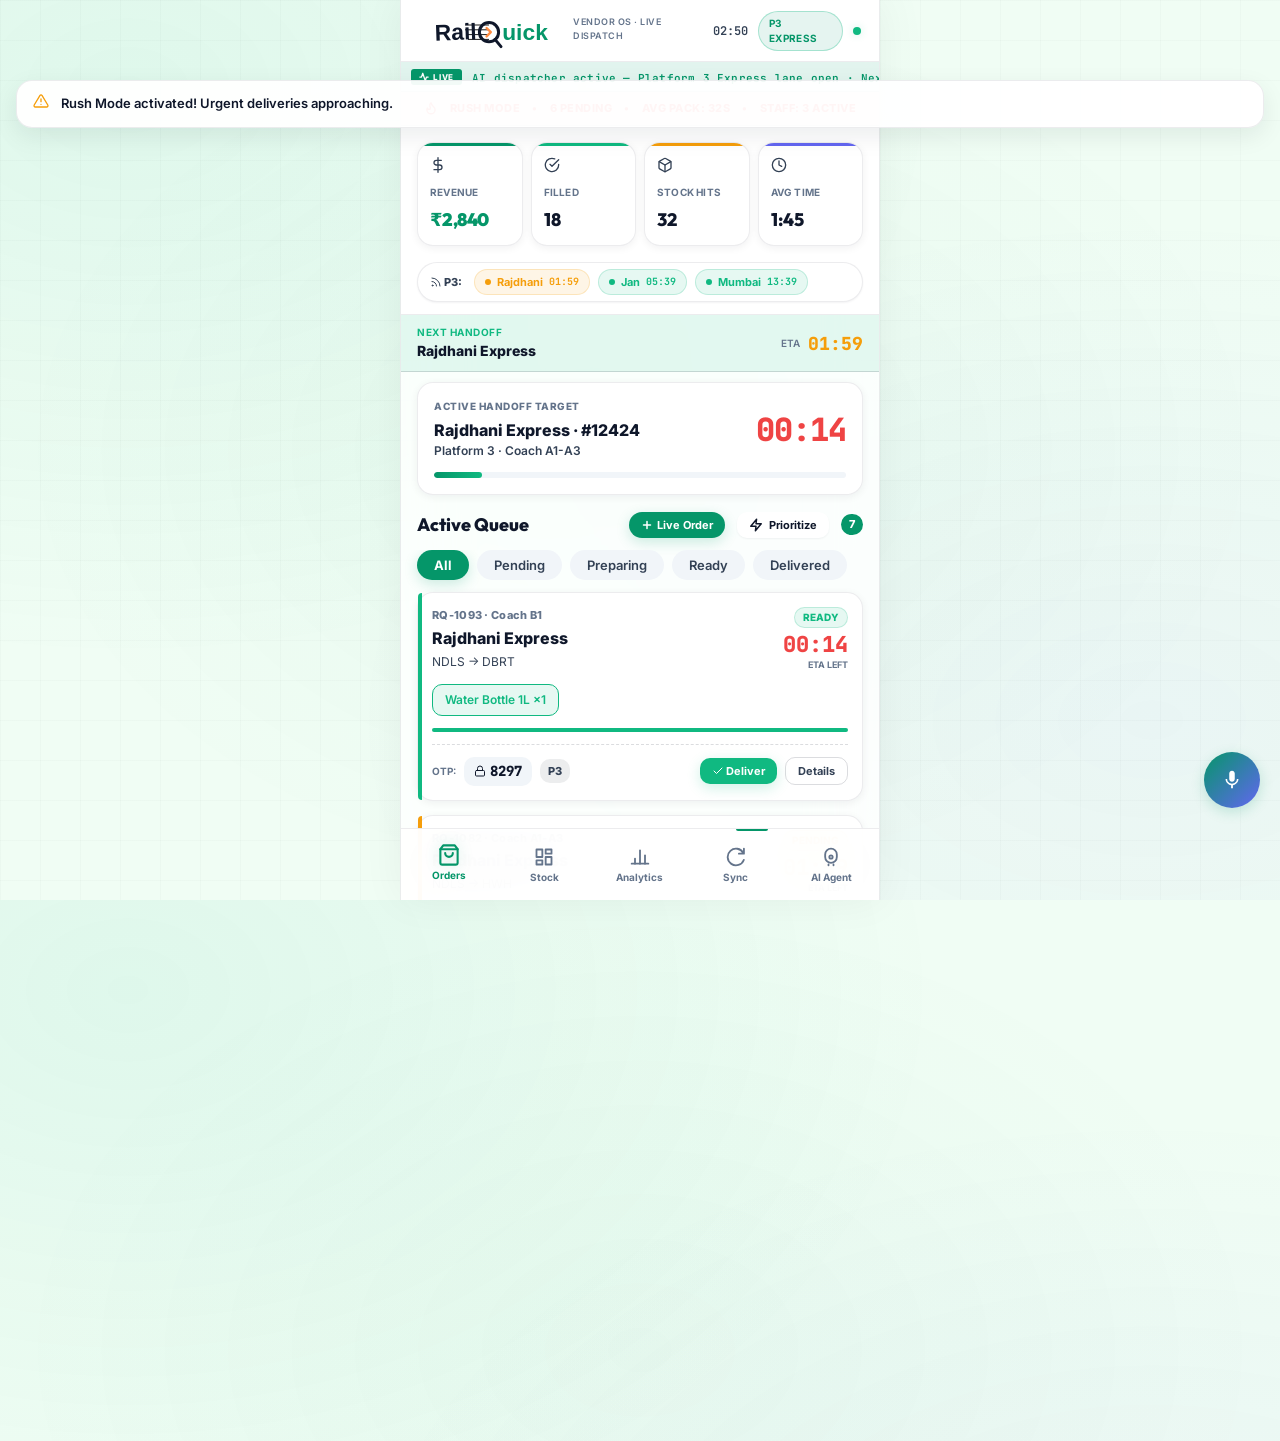
<file: index.html>
<!DOCTYPE html>
<html lang="en">
<head>
    <meta charset="UTF-8">
    <meta name="viewport" content="width=device-width, initial-scale=1.0, maximum-scale=1.0, user-scalable=no, viewport-fit=cover">
    <title>RailQuick — Premium Vendor OS</title>
    <meta name="description" content="Ultra-premium AI-powered railway platform vendor OS.">
    <link rel="preconnect" href="https://fonts.googleapis.com">
    <link rel="preconnect" href="https://fonts.gstatic.com" crossorigin>
    <link href="https://fonts.googleapis.com/css2?family=Inter:wght@400;500;600;700;800&family=Outfit:wght@400;500;600;700;800;900&family=JetBrains+Mono:wght@400;500;600&display=swap" rel="stylesheet">
    <link rel="stylesheet" href="styles.css">
</head>
<body>
<div class="app-container">

    <!-- ===== HEADER ===== -->
    <header class="app-header-mobile">
        <div class="header-brand-group">
            <div class="brand-logo custom-svg-logo">
                <!-- RailQuick SVG Logo -->
                <svg viewBox="0 0 200 60" width="100%" height="100%">
                    <!-- Speed lines -->
                    <line x1="60" y1="20" x2="100" y2="20" stroke="#000" stroke-width="1.5"/>
                    <line x1="60" y1="28" x2="100" y2="28" stroke="#000" stroke-width="1.5"/>
                    <line x1="65" y1="36" x2="100" y2="36" stroke="#000" stroke-width="1.5"/>
                    <line x1="65" y1="44" x2="100" y2="44" stroke="#000" stroke-width="1.5"/>
                    <!-- Rail Text (Black) -->
                    <text x="10" y="45" font-family="'Comic Sans MS', 'Chalkboard SE', sans-serif" font-weight="900" font-size="38" fill="#0f172a" transform="rotate(-2 40 45)">Rail</text>
                    <!-- Q Magnifying Glass -->
                    <circle cx="100" cy="32" r="16" fill="none" stroke="#0f172a" stroke-width="5"/>
                    <line x1="110" y1="44" x2="120" y2="56" stroke="#0f172a" stroke-width="5" stroke-linecap="round"/>
                    <!-- Orange Chevron in Q -->
                    <polyline points="96,25 103,32 96,39" fill="none" stroke="#ff8c42" stroke-width="4" stroke-linecap="round" stroke-linejoin="round"/>
                    <!-- uick Text (Green) -->
                    <text x="122" y="45" font-family="'Comic Sans MS', 'Chalkboard SE', sans-serif" font-weight="900" font-size="38" fill="#059669">uick</text>
                </svg>
            </div>
            <div class="tagline-wrapper">
                <div class="brand-tagline">Vendor OS · Live Dispatch</div>
            </div>
        </div>
        <div class="header-right-meta">
            <span class="header-time-display" id="headerClock">13:19</span>
            <span class="stall-badge">P3 Express</span>
            <span class="status-indicator online" title="Connected"></span>
        </div>
    </header>

    <!-- ===== LIVE ALERT MARQUEE ===== -->
    <div class="live-alert-marquee">
        <span class="marquee-icon">
            <svg viewBox="0 0 24 24" width="10" height="10" fill="none" stroke="currentColor" stroke-width="3" stroke-linecap="round" stroke-linejoin="round" style="margin-right:4px;"><polyline points="22 12 18 12 15 21 9 3 6 12 2 12"/></svg>
            LIVE
        </span>
        <div class="marquee-text-container">
            <span class="marquee-text" id="liveMarqueeText">AI dispatcher active — Platform 3 Express lane open · Next train Rajdhani Express in 2min · Stock Agent: Water Bottle alert triggered · Rush Mode standby</span>
        </div>
    </div>

    <!-- ===== RUSH HOUR BANNER ===== -->
    <div class="rush-hour-banner" id="rushHourBanner">
        <svg viewBox="0 0 24 24" width="14" height="14" fill="none" stroke="currentColor" stroke-width="2.5" stroke-linecap="round" stroke-linejoin="round"><path d="M8.5 14.5A2.5 2.5 0 0 0 11 12c0-1.38-.5-2-1-3-1.072-2.143-.224-4.054 2-6 .5 2.5 2 4.9 4 6.5 2 1.6 3 3.5 3 5.5a7 7 0 1 1-14 0c0-1.153.433-2.294 1-3a2.5 2.5 0 0 0 2.5 2.5z"/></svg>
        <span>RUSH MODE</span>
        <span>•</span>
        <span id="rushModeOrders">3 Pending</span>
        <span>•</span>
        <span>Avg Pack: 32s</span>
        <span>•</span>
        <span>Staff: 3 Active</span>
    </div>

    <!-- ===== MAIN CONTENT ===== -->
    <div class="main-canvas">
        <main class="app-viewport custom-scroll">

            <!-- ============================================================
                 TAB 1: ACTIVE ORDERS
                 ============================================================ -->
            <section id="tab-orders" class="tab-view active">

                <!-- KPI Summary Row -->
                <div class="horizontal-summary-bar">
                    <div class="kpi-row">
                        <div class="kpi-card kpi-cyan">
                            <span class="kpi-icon"><svg viewBox="0 0 24 24" width="16" height="16" fill="none" stroke="currentColor" stroke-width="2" stroke-linecap="round" stroke-linejoin="round"><line x1="12" y1="1" x2="12" y2="23"/><path d="M17 5H9.5a3.5 3.5 0 0 0 0 7h5a3.5 3.5 0 0 1 0 7H6"/></svg></span>
                            <span class="kpi-label">Revenue</span>
                            <span class="kpi-value cyan" id="salesTotalRevenue">₹2,840</span>
                        </div>
                        <div class="kpi-card kpi-green">
                            <span class="kpi-icon"><svg viewBox="0 0 24 24" width="16" height="16" fill="none" stroke="currentColor" stroke-width="2" stroke-linecap="round" stroke-linejoin="round"><path d="M22 11.08V12a10 10 0 1 1-5.93-9.14"/><polyline points="22 4 12 14.01 9 11.01"/></svg></span>
                            <span class="kpi-label">Filled</span>
                            <span class="kpi-value green" id="salesOrdersFilled">18</span>
                        </div>
                        <div class="kpi-card kpi-amber">
                            <span class="kpi-icon"><svg viewBox="0 0 24 24" width="16" height="16" fill="none" stroke="currentColor" stroke-width="2" stroke-linecap="round" stroke-linejoin="round"><path d="M21 16V8a2 2 0 0 0-1-1.73l-7-4a2 2 0 0 0-2 0l-7 4A2 2 0 0 0 3 8v8a2 2 0 0 0 1 1.73l7 4a2 2 0 0 0 2 0l7-4A2 2 0 0 0 21 16z"/><polyline points="3.27 6.96 12 12.01 20.73 6.96"/><line x1="12" y1="22.08" x2="12" y2="12"/></svg></span>
                            <span class="kpi-label">Stock Hits</span>
                            <span class="kpi-value amber" id="salesAiCommissions">32</span>
                        </div>
                        <div class="kpi-card kpi-violet">
                            <span class="kpi-icon"><svg viewBox="0 0 24 24" width="16" height="16" fill="none" stroke="currentColor" stroke-width="2" stroke-linecap="round" stroke-linejoin="round"><circle cx="12" cy="12" r="10"/><polyline points="12 6 12 12 16 14"/></svg></span>
                            <span class="kpi-label">Avg Time</span>
                            <span class="kpi-value violet" id="avgPrepKpi">1:45</span>
                        </div>
                    </div>

                    <!-- Train Ticker -->
                    <div class="train-ticker-container">
                        <span class="ticker-title">
                            <svg viewBox="0 0 24 24" width="12" height="12" fill="none" stroke="currentColor" stroke-width="2" stroke-linecap="round" stroke-linejoin="round" style="margin-right:2px; vertical-align:-2px;"><path d="M4 11a9 9 0 0 1 9 9"/><path d="M4 4a16 16 0 0 1 16 16"/><circle cx="5" cy="19" r="1"/></svg>
                            P3:
                        </span>
                        <div class="train-ticker-feed" id="upcomingTrainsList">
                            <!-- Dynamic badges -->
                        </div>
                    </div>
                </div>

                <!-- Handoff Countdown Timer -->
                <div class="next-train-strip" id="nextTrainStrip">
                    <div>
                        <div class="strip-label">Next Handoff</div>
                        <div class="strip-train" id="stripTrainName">Rajdhani Express</div>
                    </div>
                    <div style="display:flex;align-items:center;gap:8px;">
                        <span style="font-size:10px;color:var(--text-muted);font-weight:600;">ETA</span>
                        <div class="strip-eta" id="stripEtaDisplay">02:00</div>
                    </div>
                </div>

                <!-- Handoff Timer Widget -->
                <div style="padding: 10px 16px 0;">
                    <div class="handoff-timer-card">
                        <div class="handoff-row">
                            <div class="handoff-info">
                                <div class="handoff-label">Active Handoff Target</div>
                                <div class="handoff-name" id="handoffTrainName">Rajdhani Express · #12423</div>
                                <div class="handoff-platform">Platform 3 · Coach A1-A3</div>
                            </div>
                            <div class="handoff-countdown" id="handoffTimer">02:00</div>
                        </div>
                        <div class="handoff-progress">
                            <div class="handoff-fill" id="handoffFill" style="width:70%"></div>
                        </div>
                    </div>
                </div>

                <!-- Active Orders Header with controls -->
                <div class="orders-section-header" style="padding-top:16px;">
                    <h2>Active Queue</h2>
                    <div class="section-actions">
                        <button class="btn btn-solid-cyan" id="btnLiveDemoOrder" style="padding:6px 12px;font-size:11px;border-radius:var(--r-pill);display:flex;align-items:center;gap:4px;box-shadow:var(--shadow-glow-cyan);">
                            <svg viewBox="0 0 24 24" width="12" height="12" fill="none" stroke="currentColor" stroke-width="3" stroke-linecap="round" stroke-linejoin="round"><path d="M12 5v14M5 12h14"/></svg>
                            Live Order
                        </button>
                        <button class="btn btn-prioritize" id="btnAutoPrioritize">
                            <svg viewBox="0 0 24 24" width="14" height="14" fill="none" stroke="currentColor" stroke-width="2.5" stroke-linecap="round" stroke-linejoin="round"><polygon points="13 2 3 14 12 14 11 22 21 10 12 10 13 2"/></svg>
                            Prioritize
                        </button>
                        <span class="orders-count-badge" id="activeOrdersBadge">3</span>
                    </div>
                </div>

                <!-- Filter Tabs -->
                <div class="filter-tabs">
                    <button class="filter-tab active" data-filter="all">All</button>
                    <button class="filter-tab" data-filter="Pending">Pending</button>
                    <button class="filter-tab" data-filter="Preparing">Preparing</button>
                    <button class="filter-tab" data-filter="Ready">Ready</button>
                    <button class="filter-tab" data-filter="Delivered">Delivered</button>
                </div>

                <!-- Order Cards -->
                <div class="orders-touch-list" id="active-orders-container">
                    <!-- Rendered by JS -->
                </div>

                <!-- Scanner Widget -->
                <div style="padding: 0 14px 16px;">
                    <div class="scanner-widget" id="scannerWidget">
                        <div class="scanner-icon-wrap">
                            <svg viewBox="0 0 24 24" width="20" height="20" fill="none" stroke="currentColor" stroke-width="2" stroke-linecap="round" stroke-linejoin="round"><path d="M3 7V5a2 2 0 0 1 2-2h2"/><path d="M17 3h2a2 2 0 0 1 2 2v2"/><path d="M21 17v2a2 2 0 0 1-2 2h-2"/><path d="M7 21H5a2 2 0 0 1-2-2v-2"/><rect x="7" y="7" width="10" height="10" rx="1"/></svg>
                        </div>
                        <div class="scanner-text">
                            <div class="scanner-title">Scan QR / Barcode</div>
                            <div class="scanner-desc">Tap to open camera scanner for quick order lookup</div>
                        </div>
                        <svg class="scanner-arrow" viewBox="0 0 24 24" width="18" height="18" fill="none" stroke="currentColor" stroke-width="2.5"><path d="M9 18l6-6-6-6"/></svg>
                    </div>
                </div>

                <!-- Staff Roster -->
                <div style="padding: 0 16px 16px;">
                    <div style="font-size:11px;font-weight:800;color:var(--text-muted);text-transform:uppercase;letter-spacing:0.5px;margin-bottom:8px;display:flex;align-items:center;gap:6px;">
                        <svg viewBox="0 0 24 24" width="14" height="14" fill="none" stroke="currentColor" stroke-width="2" stroke-linecap="round" stroke-linejoin="round"><path d="M17 21v-2a4 4 0 0 0-4-4H5a4 4 0 0 0-4 4v2"/><circle cx="9" cy="7" r="4"/><path d="M23 21v-2a4 4 0 0 0-3-3.87"/><path d="M16 3.13a4 4 0 0 1 0 7.75"/></svg>
                        Staff Roster
                    </div>
                    <div class="staff-row">
                        <div class="staff-slot active">
                            <div class="staff-avatar"><svg viewBox="0 0 24 24" width="18" height="18" fill="none" stroke="currentColor" stroke-width="2" stroke-linecap="round" stroke-linejoin="round"><path d="M20 21v-2a4 4 0 0 0-4-4H8a4 4 0 0 0-4 4v2"/><circle cx="12" cy="7" r="4"/></svg></div>
                            <div class="staff-name">Ravi</div>
                            <div class="staff-status-dot"></div>
                        </div>
                        <div class="staff-slot busy">
                            <div class="staff-avatar"><svg viewBox="0 0 24 24" width="18" height="18" fill="none" stroke="currentColor" stroke-width="2" stroke-linecap="round" stroke-linejoin="round"><path d="M20 21v-2a4 4 0 0 0-4-4H8a4 4 0 0 0-4 4v2"/><circle cx="12" cy="7" r="4"/></svg></div>
                            <div class="staff-name">Priya</div>
                            <div class="staff-status-dot"></div>
                        </div>
                        <div class="staff-slot active">
                            <div class="staff-avatar"><svg viewBox="0 0 24 24" width="18" height="18" fill="none" stroke="currentColor" stroke-width="2" stroke-linecap="round" stroke-linejoin="round"><path d="M20 21v-2a4 4 0 0 0-4-4H8a4 4 0 0 0-4 4v2"/><circle cx="12" cy="7" r="4"/></svg></div>
                            <div class="staff-name">Arun</div>
                            <div class="staff-status-dot"></div>
                        </div>
                        <div class="staff-slot offline">
                            <div class="staff-avatar"><svg viewBox="0 0 24 24" width="18" height="18" fill="none" stroke="currentColor" stroke-width="2" stroke-linecap="round" stroke-linejoin="round"><path d="M20 21v-2a4 4 0 0 0-4-4H8a4 4 0 0 0-4 4v2"/><circle cx="12" cy="7" r="4"/></svg></div>
                            <div class="staff-name">Neha</div>
                            <div class="staff-status-dot"></div>
                        </div>
                    </div>
                </div>
            </section>

            <!-- ============================================================
                 TAB 2: INVENTORY
                 ============================================================ -->
            <section id="tab-inventory" class="tab-view">

                <div class="inventory-header">
                    <h2>Stock Manager</h2>
                    <button class="btn btn-solid-cyan btn-sm" id="btnAddNewItem">
                        <svg viewBox="0 0 24 24" width="14" height="14" fill="none" stroke="currentColor" stroke-width="2" stroke-linecap="round" stroke-linejoin="round"><line x1="12" y1="5" x2="12" y2="19"/><line x1="5" y1="12" x2="19" y2="12"/></svg>
                        Add Item
                    </button>
                </div>

                <!-- AI Alert -->
                <div class="ai-stock-alert-card" id="aiStockManagerAlert">
                    <div class="alert-header">
                        <span class="alert-icon">
                            <svg viewBox="0 0 24 24" width="16" height="16" fill="none" stroke="currentColor" stroke-width="2.5" stroke-linecap="round" stroke-linejoin="round"><path d="M10.29 3.86L1.82 18a2 2 0 0 0 1.71 3h16.94a2 2 0 0 0 1.71-3L13.71 3.86a2 2 0 0 0-3.42 0z"/><line x1="12" y1="9" x2="12" y2="13"/><line x1="12" y1="17" x2="12.01" y2="17"/></svg>
                        </span>
                        <span class="alert-title">AI Stock Alert</span>
                    </div>
                    <div class="alert-body">Water Bottles critically low. High demand expected from 3 incoming trains.</div>
                    <div class="alert-stats">
                        <span>Current: <strong id="aiCurrentBottlesStock">18</strong> units</span>
                        <span>Expected Demand: <strong>64</strong> units</span>
                    </div>
                    <button class="btn btn-solid-green btn-sm" id="btnAiRefill">
                        <svg viewBox="0 0 24 24" width="14" height="14" fill="none" stroke="currentColor" stroke-width="2" stroke-linecap="round" stroke-linejoin="round" style="margin-right:4px;"><polyline points="20 6 9 17 4 12"/></svg>
                        Refill 50 Bottles
                    </button>
                </div>

                <!-- Search & Filters -->
                <div class="inventory-toolbar">
                    <div class="search-input-wrap">
                        <svg class="search-icon" viewBox="0 0 24 24" width="14" height="14" fill="none" stroke="currentColor" stroke-width="2.5"><circle cx="11" cy="11" r="8"/><path d="m21 21-4.35-4.35"/></svg>
                        <input type="text" id="inventorySearch" placeholder="Search stock items...">
                    </div>
                </div>

                <div class="filter-tabs" style="padding-top:0;">
                    <button class="filter-tab active" data-cat="All">All</button>
                    <button class="filter-tab" data-cat="Food">Food</button>
                    <button class="filter-tab" data-cat="Beverage">Beverage</button>
                    <button class="filter-tab" data-cat="Snack">Snack</button>
                    <button class="filter-tab" data-cat="Other">Other</button>
                </div>

                <!-- Inventory Cards -->
                <div class="inventory-grid" id="inventoryGrid">
                    <!-- Rendered by JS -->
                </div>

                <div style="height:20px;"></div>
            </section>

            <!-- ============================================================
                 TAB 3: ANALYTICS
                 ============================================================ -->
            <section id="tab-analytics" class="tab-view">
                <div class="analytics-container">
                    <div class="analytics-header">
                        <h2>Analytics Hub</h2>
                        <p>Today's performance · Platform 3 Express</p>
                    </div>

                    <!-- Revenue Chart Card -->
                    <div class="chart-card">
                        <div class="chart-card-header">
                            <div>
                                <div class="chart-title">Hourly Revenue</div>
                                <div class="chart-subtitle">Orders fulfilled per hour</div>
                            </div>
                            <div>
                                <div class="chart-value" id="chartRevTotal">₹2,840</div>
                                <div class="chart-delta">
                                    <svg viewBox="0 0 24 24" width="10" height="10" fill="none" stroke="currentColor" stroke-width="3" stroke-linecap="round" stroke-linejoin="round" style="vertical-align: middle;"><line x1="12" y1="19" x2="12" y2="5"/><polyline points="5 12 12 5 19 12"/></svg>
                                    18% vs yesterday
                                </div>
                            </div>
                        </div>
                        <div class="bar-chart" id="revenueBarChart">
                            <!-- Rendered by JS -->
                        </div>
                    </div>

                    <!-- Metrics Pill Row -->
                    <div class="metrics-row">
                        <div class="metric-pill cyan-accent">
                            <div class="metric-pill-label">Avg Prep Time</div>
                            <div class="metric-pill-value cyan">1:45</div>
                            <div class="metric-pill-sub">Target: 2:00</div>
                        </div>
                        <div class="metric-pill green-accent">
                            <div class="metric-pill-label">Fill Rate</div>
                            <div class="metric-pill-value green">98.4%</div>
                            <div class="metric-pill-sub">18 of 18 orders</div>
                        </div>
                        <div class="metric-pill amber-accent">
                            <div class="metric-pill-label">AI Assists</div>
                            <div class="metric-pill-value amber">4</div>
                            <div class="metric-pill-sub">Auto-routed today</div>
                        </div>
                        <div class="metric-pill violet-accent">
                            <div class="metric-pill-label">Rating</div>
                            <div class="metric-pill-value violet">4.9★</div>
                            <div class="metric-pill-sub">From 12 reviews</div>
                        </div>
                    </div>

                    <!-- Order Category Donut -->
                    <div class="chart-card">
                        <div class="chart-card-header">
                            <div>
                                <div class="chart-title">Order Mix</div>
                                <div class="chart-subtitle">By category today</div>
                            </div>
                        </div>
                        <div class="donut-wrap">
                            <svg class="donut-svg" viewBox="0 0 120 120">
                                <!-- Donut circles -->
                                <circle cx="60" cy="60" r="40" fill="none" stroke="rgba(148,163,184,0.08)" stroke-width="18"/>
                                <circle cx="60" cy="60" r="40" fill="none" stroke="#00d4ff" stroke-width="18"
                                    stroke-dasharray="100 151" stroke-dashoffset="-88" stroke-linecap="round"
                                    style="transform:rotate(-90deg);transform-origin:60px 60px"/>
                                <circle cx="60" cy="60" r="40" fill="none" stroke="#00ff88" stroke-width="18"
                                    stroke-dasharray="56 195" stroke-dashoffset="-188" stroke-linecap="round"
                                    style="transform:rotate(-90deg);transform-origin:60px 60px"/>
                                <circle cx="60" cy="60" r="40" fill="none" stroke="#ffb700" stroke-width="18"
                                    stroke-dasharray="45 206" stroke-dashoffset="-244" stroke-linecap="round"
                                    style="transform:rotate(-90deg);transform-origin:60px 60px"/>
                                <text x="60" y="57" text-anchor="middle" fill="#f8fafc" font-size="14" font-weight="800" font-family="Outfit,sans-serif">18</text>
                                <text x="60" y="70" text-anchor="middle" fill="#64748b" font-size="7" font-weight="600" font-family="Inter,sans-serif">ORDERS</text>
                            </svg>
                            <div class="donut-legend">
                                <div class="legend-item">
                                    <div class="legend-dot" style="background:var(--neon-cyan)"></div>
                                    <span class="legend-lbl">Food</span>
                                    <span class="legend-pct">40%</span>
                                </div>
                                <div class="legend-item">
                                    <div class="legend-dot" style="background:var(--neon-green)"></div>
                                    <span class="legend-lbl">Beverages</span>
                                    <span class="legend-pct">22%</span>
                                </div>
                                <div class="legend-item">
                                    <div class="legend-dot" style="background:var(--neon-amber)"></div>
                                    <span class="legend-lbl">Snacks</span>
                                    <span class="legend-pct">18%</span>
                                </div>
                                <div class="legend-item">
                                    <div class="legend-dot" style="background:var(--neon-violet)"></div>
                                    <span class="legend-lbl">Other</span>
                                    <span class="legend-pct">20%</span>
                                </div>
                            </div>
                        </div>
                    </div>

                    <!-- Fulfillment Speed Widget -->
                    <div class="chart-card">
                        <div class="chart-card-header">
                            <div>
                                <div class="chart-title">Fulfillment Speed</div>
                                <div class="chart-subtitle">Current throughput vs target</div>
                            </div>
                        </div>
                        <div class="speed-widget" style="border:none;padding:4px 0 0;">
                            <svg class="speed-arc-svg" viewBox="0 0 140 80">
                                <!-- Background arc -->
                                <path d="M 10 70 A 60 60 0 0 1 130 70" fill="none" stroke="rgba(148,163,184,0.1)" stroke-width="10" stroke-linecap="round"/>
                                <!-- Progress arc (78% speed) -->
                                <path d="M 10 70 A 60 60 0 0 1 130 70" fill="none" stroke="url(#speedGrad)" stroke-width="10" stroke-linecap="round"
                                    stroke-dasharray="188" stroke-dashoffset="41"/>
                                <defs>
                                    <linearGradient id="speedGrad" x1="0%" y1="0%" x2="100%" y2="0%">
                                        <stop offset="0%" style="stop-color:#00ff88"/>
                                        <stop offset="70%" style="stop-color:#00d4ff"/>
                                        <stop offset="100%" style="stop-color:#a855f7"/>
                                    </linearGradient>
                                </defs>
                                <!-- Tick marks -->
                                <text x="6" y="80" fill="#64748b" font-size="8" font-family="Inter">0</text>
                                <text x="125" y="80" fill="#64748b" font-size="8" font-family="Inter">MAX</text>
                                <!-- Needle -->
                                <line x1="70" y1="70" x2="108" y2="34" stroke="var(--neon-cyan)" stroke-width="2" stroke-linecap="round"/>
                                <circle cx="70" cy="70" r="5" fill="var(--neon-cyan)" opacity="0.8"/>
                            </svg>
                            <div class="flex gap-4" style="width:100%;justify-content:center;gap:24px;">
                                <div style="text-align:center;">
                                    <div class="speed-value glow-cyan">78%</div>
                                    <div class="speed-unit">Efficiency</div>
                                </div>
                                <div style="text-align:center;">
                                    <div class="speed-value" style="color:var(--neon-green);">32s</div>
                                    <div class="speed-unit">Avg Pack</div>
                                </div>
                            </div>
                        </div>
                    </div>
                </div>
            </section>

            <!-- ============================================================
                 TAB 4: SYNC / SETTINGS
                 ============================================================ -->
            <section id="tab-sync" class="tab-view">
                <div class="sync-container">

                    <!-- Notion Sync Card -->
                    <div class="sync-card">
                        <div class="sync-card-title">
                            <svg viewBox="0 0 24 24" width="14" height="14" fill="currentColor"><path d="M4 6h16v2H4zm0 5h16v2H4zm0 5h16v2H4z"/></svg>
                            Notion Sync
                        </div>
                        <div class="toggle-row">
                            <div>
                                <div class="toggle-label">Real API Sync</div>
                                <div class="toggle-desc">Enable live Notion database push</div>
                            </div>
                            <label class="toggle-switch">
                                <input type="checkbox" id="notionIntegrationMode">
                                <span class="toggle-track"></span>
                            </label>
                        </div>
                        <div id="realNotionFields" style="display:none;margin-top:12px;">
                            <div class="form-field">
                                <label>Integration Token</label>
                                <input type="password" class="form-input" id="notionApiKey" placeholder="secret_xxxxxxxxxxxx">
                            </div>
                            <div class="form-field">
                                <label>Orders DB ID</label>
                                <input type="text" class="form-input" id="notionOrdersDbId" placeholder="32-character database ID">
                            </div>
                            <div class="form-field">
                                <label>Inventory DB ID</label>
                                <input type="text" class="form-input" id="notionInventoryDbId" placeholder="32-character database ID">
                            </div>
                        </div>
                        <div style="display:flex;flex-direction:column;gap:8px;margin-top:14px;">
                            <button class="btn btn-solid-cyan btn-full" id="saveSettingsBtn">
                                <svg viewBox="0 0 24 24" width="16" height="16" fill="none" stroke="currentColor" stroke-width="2" stroke-linecap="round" stroke-linejoin="round" style="margin-right:6px;"><path d="M19 21H5a2 2 0 0 1-2-2V5a2 2 0 0 1 2-2h11l5 5v11a2 2 0 0 1-2 2z"/><polyline points="17 21 17 13 7 13 7 21"/><polyline points="7 3 7 8 15 8"/></svg>
                                Save Settings
                            </button>
                            <button class="btn btn-cyan btn-full" id="notionSyncBtn">
                                <svg viewBox="0 0 24 24" width="16" height="16" fill="none" stroke="currentColor" stroke-width="2" stroke-linecap="round" stroke-linejoin="round" style="margin-right:6px;"><polyline points="23 4 23 10 17 10"/><polyline points="1 20 1 14 7 14"/><path d="M3.51 9a9 9 0 0 1 14.85-3.36L23 10M1 14l4.64 4.36A9 9 0 0 0 20.49 15"/></svg>
                                Push Sync to Notion
                            </button>
                            <button class="btn btn-solid-green btn-full" id="btnOneTapReport">
                                <svg viewBox="0 0 24 24" width="16" height="16" fill="none" stroke="currentColor" stroke-width="2" stroke-linecap="round" stroke-linejoin="round" style="margin-right:6px;"><line x1="18" y1="20" x2="18" y2="10"/><line x1="12" y1="20" x2="12" y2="4"/><line x1="6" y1="20" x2="6" y2="14"/></svg>
                                One-Tap Daily Report
                            </button>
                        </div>
                    </div>

                    <!-- Performance Card -->
                    <div class="sync-card">
                        <div class="sync-card-title">
                            <svg viewBox="0 0 24 24" width="14" height="14" fill="none" stroke="currentColor" stroke-width="2"><polyline points="22,12 18,12 15,21 9,3 6,12 2,12"/></svg>
                            Fulfillment Metrics
                        </div>
                        <div class="perf-stat-grid">
                            <div class="perf-stat">
                                <div class="perf-stat-val" id="avgPrepTimeVal">1:45</div>
                                <div class="perf-stat-lbl">Avg Prep</div>
                            </div>
                            <div class="perf-stat">
                                <div class="perf-stat-val" style="color:var(--neon-green);">98.4%</div>
                                <div class="perf-stat-lbl">Fill Rate</div>
                            </div>
                            <div class="perf-stat">
                                <div class="perf-stat-val" style="color:var(--neon-amber);">4.9★</div>
                                <div class="perf-stat-lbl">Rating</div>
                            </div>
                        </div>
                    </div>

                    <!-- Console -->
                    <div class="console-card scanline">
                        <div class="console-header">
                            <span class="console-title">▶ Notion Database Logs</span>
                            <button class="btn btn-xs btn-ghost" id="btnClearTerminal">Clear</button>
                        </div>
                        <div class="console-body" id="apiTerminalBody">
                            <span class="terminal-line system">[ RAILQUICK OS ] Console initialized. Sync to inspect JSON payloads.</span>
                        </div>
                    </div>

                    <!-- Daily Report -->
                    <div class="sync-card">
                        <div class="sync-card-title">
                            <svg viewBox="0 0 24 24" width="14" height="14" fill="none" stroke="currentColor" stroke-width="2" stroke-linecap="round" stroke-linejoin="round"><path d="M14 2H6a2 2 0 0 0-2 2v16a2 2 0 0 0 2 2h12a2 2 0 0 0 2-2V8z"/><polyline points="14 2 14 8 20 8"/><line x1="16" y1="13" x2="8" y2="13"/><line x1="16" y1="17" x2="8" y2="17"/><polyline points="10 9 9 9 8 9"/></svg>
                            Daily Report Generator
                        </div>
                        <button class="btn btn-amber btn-full" id="btnTriggerDailyReport" style="margin-bottom:10px;">
                            <svg viewBox="0 0 24 24" width="16" height="16" fill="none" stroke="currentColor" stroke-width="2.5" stroke-linecap="round" stroke-linejoin="round" style="margin-right:6px;"><polygon points="13 2 3 14 12 14 11 22 21 10 12 10 13 2"/></svg>
                            Generate AI Summary
                        </button>
                        <div style="display:flex;justify-content:space-between;align-items:center;margin-bottom:6px;">
                            <span style="font-size:10px;font-weight:700;color:var(--text-muted);text-transform:uppercase;">Preview Output</span>
                            <button class="btn btn-xs btn-ghost" id="btnCopyNote">Copy</button>
                        </div>
                        <div class="report-output" id="editorContent">
                            <p style="color:var(--text-muted);font-style:italic;">Tap "Generate AI Summary" to compile today's data...</p>
                        </div>
                        <div style="display:flex;gap:8px;margin-top:10px;">
                            <button class="btn btn-ghost btn-full" id="btnDownloadCSV" style="flex:1;">
                                <svg viewBox="0 0 24 24" width="16" height="16" fill="none" stroke="currentColor" stroke-width="2" stroke-linecap="round" stroke-linejoin="round" style="margin-right:6px;"><path d="M21 15v4a2 2 0 0 1-2 2H5a2 2 0 0 1-2-2v-4"/><polyline points="7 10 12 15 17 10"/><line x1="12" y1="15" x2="12" y2="3"/></svg>
                                Download CSV
                            </button>
                            <button class="btn btn-solid-green btn-full" id="btnPushReportToNotion" style="flex:1;">
                                <svg viewBox="0 0 24 24" width="16" height="16" fill="none" stroke="currentColor" stroke-width="2" stroke-linecap="round" stroke-linejoin="round" style="margin-right:6px;"><path d="M21.5 2v6h-6M21.34 15.57a10 10 0 1 1-.57-8.38l.73-2.73"/></svg>
                                Push to Notion
                            </button>
                        </div>
                        <div style="margin-top:10px;">
                            <a href="backend.html" class="btn btn-full" style="background:#37352f; color:white; text-decoration:none; display:flex; justify-content:center;">
                                <svg viewBox="0 0 24 24" width="16" height="16" fill="none" stroke="currentColor" stroke-width="2" stroke-linecap="round" stroke-linejoin="round" style="margin-right:8px;"><path d="M18 13v6a2 2 0 0 1-2 2H5a2 2 0 0 1-2-2V8a2 2 0 0 1 2-2h6"/><polyline points="15 3 21 3 21 9"/><line x1="10" y1="14" x2="21" y2="3"/></svg>
                                Open Notion Workspace (Backend)
                            </a>
                        </div>
                        
                        <div class="ai-stock-alert-card" style="margin:16px 0 0;background:var(--neon-green-dim);border-color:var(--neon-green);">
                            <div class="alert-header">
                                <svg viewBox="0 0 24 24" width="16" height="16" fill="none" stroke="var(--neon-green)" stroke-width="2.5" stroke-linecap="round" stroke-linejoin="round"><circle cx="12" cy="12" r="10"/><line x1="12" y1="16" x2="12" y2="12"/><line x1="12" y1="8" x2="12.01" y2="8"/></svg>
                                <span class="alert-title" style="color:var(--neon-green);">AI Sales Insight</span>
                            </div>
                            <div class="alert-body" id="aiInsightText">
                                Increase Kamai (Earnings): Bundle "Water Bottle + Samosa" for incoming Jan Shatabdi. High probability of upselling!
                            </div>
                        </div>
                    </div>

                </div>
            </section>

            <!-- ============================================================
                 TAB 5: AI ASSISTANT
                 ============================================================ -->
            <section id="tab-ai" class="tab-view">
                <div class="ai-container">

                    <!-- AI Voice Desk -->
                    <div class="ai-orb-wrap">
                        <div class="orb-container" id="aiAssistantOrbContainer">
                            <div class="orb-ring orb-ring-1"></div>
                            <div class="orb-ring orb-ring-2"></div>
                            <div class="orb-ring orb-ring-3"></div>
                            <div class="orb-core" id="btnVoiceMic">
                                <svg viewBox="0 0 24 24" width="22" height="22" fill="none" stroke="currentColor" stroke-width="2" stroke-linecap="round" stroke-linejoin="round"><path d="M12 1a3 3 0 0 0-3 3v8a3 3 0 0 0 6 0V4a3 3 0 0 0-3-3z"/><path d="M19 10v2a7 7 0 0 1-14 0v-2"/><line x1="12" y1="19" x2="12" y2="23"/><line x1="8" y1="23" x2="16" y2="23"/></svg>
                            </div>
                        </div>
                        <div class="orb-status" id="voiceStatus">Tap to Speak</div>
                        <div class="audio-wave" id="audioWaveContainer">
                            <div class="wave-bar"></div>
                            <div class="wave-bar"></div>
                            <div class="wave-bar"></div>
                            <div class="wave-bar"></div>
                            <div class="wave-bar"></div>
                            <div class="wave-bar"></div>
                            <div class="wave-bar"></div>
                            <div class="wave-bar"></div>
                            <div class="wave-bar"></div>
                        </div>
                        <div class="chat-thread custom-scroll" id="voiceChatThread">
                            <div class="chat-bubble ai">Greetings. RailQuick AI Assistant is online. How can I optimize your workflow today?</div>
                        </div>
                        <div class="quick-chips" id="voiceCommandChips">
                            <button class="quick-chip" data-query="prioritize orders">
                                <svg viewBox="0 0 24 24" width="12" height="12" fill="none" stroke="currentColor" stroke-width="2.5" stroke-linecap="round" stroke-linejoin="round" style="margin-right:4px;"><polygon points="13 2 3 14 12 14 11 22 21 10 12 10 13 2"/></svg>
                                Prioritize queue
                            </button>
                            <button class="quick-chip" data-query="check trains">
                                <svg viewBox="0 0 24 24" width="12" height="12" fill="none" stroke="currentColor" stroke-width="2" stroke-linecap="round" stroke-linejoin="round" style="margin-right:4px;"><rect x="4" y="3" width="16" height="16" rx="2" ry="2"/><path d="M4 11h16"/><path d="M12 3v8"/><path d="M8 19l-2 3"/><path d="M18 22l-2-3"/></svg>
                                Train status
                            </button>
                            <button class="quick-chip" data-query="stock status">
                                <svg viewBox="0 0 24 24" width="12" height="12" fill="none" stroke="currentColor" stroke-width="2" stroke-linecap="round" stroke-linejoin="round" style="margin-right:4px;"><path d="M21 16V8a2 2 0 0 0-1-1.73l-7-4a2 2 0 0 0-2 0l-7 4A2 2 0 0 0 3 8v8a2 2 0 0 0 1 1.73l7 4a2 2 0 0 0 2 0l7-4A2 2 0 0 0 21 16z"/><polyline points="3.27 6.96 12 12.01 20.73 6.96"/><line x1="12" y1="22.08" x2="12" y2="12"/></svg>
                                Stock check
                            </button>
                            <button class="quick-chip" data-query="daily revenue">
                                <svg viewBox="0 0 24 24" width="12" height="12" fill="none" stroke="currentColor" stroke-width="2" stroke-linecap="round" stroke-linejoin="round" style="margin-right:4px;"><line x1="12" y1="1" x2="12" y2="23"/><path d="M17 5H9.5a3.5 3.5 0 0 0 0 7h5a3.5 3.5 0 0 1 0 7H6"/></svg>
                                Today's revenue
                            </button>
                            <button class="quick-chip" data-query="rush mode">
                                <svg viewBox="0 0 24 24" width="12" height="12" fill="none" stroke="currentColor" stroke-width="2" stroke-linecap="round" stroke-linejoin="round" style="margin-right:4px;"><path d="M8.5 14.5A2.5 2.5 0 0 0 11 12c0-1.38-.5-2-1-3-1.072-2.143-.224-4.054 2-6 .5 2.5 2 4.9 4 6.5 2 1.6 3 3.5 3 5.5a7 7 0 1 1-14 0c0-1.153.433-2.294 1-3a2.5 2.5 0 0 0 2.5 2.5z"/></svg>
                                Activate rush
                            </button>
                        </div>
                    </div>

                    <!-- Platform Schematic Map -->
                    <div class="platform-map-card">
                        <div class="platform-map-title">
                            <span class="status-indicator online" style="flex-shrink:0;"></span>
                            Platform Schematic Map
                        </div>

                        <div id="platformRows">
                            <div class="platform-row">
                                <span class="plat-num">P1</span>
                                <div class="plat-track"><div class="train-slot" id="train-slot-1" style="background:var(--neon-violet)"></div></div>
                                <span class="plat-label">Partner</span>
                            </div>
                            <div class="platform-row">
                                <span class="plat-num">P2</span>
                                <div class="plat-track"><div class="train-slot" id="train-slot-2" style="background:var(--neon-amber)"></div></div>
                                <span class="plat-label">Partner</span>
                            </div>
                            <div class="platform-row our-stall">
                                <span class="plat-num">P3</span>
                                <div class="plat-track"><div class="train-slot" id="train-slot-3" style="background:var(--neon-cyan)"></div></div>
                                <span class="plat-label" style="display:flex;align-items:center;gap:4px;">
                                    <svg viewBox="0 0 24 24" width="10" height="10" fill="currentColor" stroke="currentColor" stroke-width="2" stroke-linecap="round" stroke-linejoin="round"><polygon points="12 2 15.09 8.26 22 9.27 17 14.14 18.18 21.02 12 17.77 5.82 21.02 7 14.14 2 9.27 8.91 8.26 12 2"/></svg>
                                    Our Stall
                                </span>
                            </div>
                            <div class="platform-row">
                                <span class="plat-num">P4</span>
                                <div class="plat-track"><div class="train-slot" id="train-slot-4" style="background:var(--neon-green)"></div></div>
                                <span class="plat-label">Partner</span>
                            </div>
                            <div class="platform-row">
                                <span class="plat-num">P5</span>
                                <div class="plat-track"><div class="train-slot" id="train-slot-5" style="background:var(--neon-red)"></div></div>
                                <span class="plat-label">Partner</span>
                            </div>
                        </div>

                        <div class="console-body scanline" id="relocationLogs" style="border:1px solid rgba(0,212,255,0.12);border-radius:var(--r-sm);margin-top:10px;background:rgba(0,10,20,0.5);">
                            <span class="terminal-line system">Router ready. Listening to Station Master signals...</span>
                        </div>
                    </div>

                    <!-- Live Radar -->
                    <div class="platform-map-card">
                        <div class="platform-map-title">
                            <span style="color:var(--neon-red);animation:pulse-green 1s ease-in-out infinite;display:inline-block;width:8px;height:8px;border-radius:50%;background:var(--neon-red);"></span>
                            Live Transit Radar
                        </div>
                        <div class="radar-wrapper">
                            <div class="radar-track"></div>
                            <div class="radar-station-marker" title="Platform 3 — Our Stall"></div>
                            <div class="radar-train-dot" id="radar-train-12423" style="left:10%;background:var(--neon-red);">1</div>
                            <div class="radar-train-dot" id="radar-train-12056" style="left:42%;background:var(--neon-amber);">2</div>
                            <div class="radar-train-dot" id="radar-train-12952" style="left:70%;background:var(--neon-cyan);">3</div>
                        </div>
                        <div class="radar-labels">
                            <span>2.0 km</span>
                            <span>1.0 km</span>
                            <span>Platform 3 ▲</span>
                        </div>
                    </div>

                    <!-- AI Agent Monitor -->
                    <div class="platform-map-card">
                        <div class="platform-map-title">
                            <span class="status-indicator online" style="flex-shrink:0;"></span>
                            AI Agent Node Monitor
                        </div>
                        <div class="agents-grid">
                            <div class="agent-node">
                                <div class="agent-left">
                                    <div class="agent-indicator active" style="background:var(--neon-green);"></div>
                                    <div>
                                        <div class="agent-name">Prioritizer Agent</div>
                                        <div class="agent-desc">Smart order queue sorting</div>
                                    </div>
                                </div>
                                <span class="agent-badge active" id="agent-status-prioritizer">ACTIVE</span>
                            </div>
                            <div class="agent-node">
                                <div class="agent-left">
                                    <div class="agent-indicator idle" id="agent-dot-router"></div>
                                    <div>
                                        <div class="agent-name">Routing Agent</div>
                                        <div class="agent-desc">Platform reallocation engine</div>
                                    </div>
                                </div>
                                <span class="agent-badge idle" id="agent-status-router">IDLE</span>
                            </div>
                            <div class="agent-node">
                                <div class="agent-left">
                                    <div class="agent-indicator monitoring" id="agent-dot-stock"></div>
                                    <div>
                                        <div class="agent-name">Stock Agent</div>
                                        <div class="agent-desc">Live inventory sentinel</div>
                                    </div>
                                </div>
                                <span class="agent-badge monitoring" id="agent-status-stock">MONITORING</span>
                            </div>
                            <div class="agent-node">
                                <div class="agent-left">
                                    <div class="agent-indicator" id="agent-dot-forecast" style="background:var(--neon-violet);animation:pulse-amber 2s ease-in-out infinite;"></div>
                                    <div>
                                        <div class="agent-name">Demand Forecaster</div>
                                        <div class="agent-desc">Train-based demand prediction</div>
                                    </div>
                                </div>
                                <span class="agent-badge processing" id="agent-status-forecast">COMPUTING</span>
                            </div>
                        </div>
                    </div>

                    <!-- Notion Report -->
                    <div class="platform-map-card">
                        <div class="platform-map-title">
                            <svg viewBox="0 0 24 24" width="14" height="14" fill="none" stroke="currentColor" stroke-width="2" stroke-linecap="round" stroke-linejoin="round" style="margin-right:6px;"><path d="M14 2H6a2 2 0 0 0-2 2v16a2 2 0 0 0 2 2h12a2 2 0 0 0 2-2V8z"/><polyline points="14 2 14 8 20 8"/><line x1="16" y1="13" x2="8" y2="13"/><line x1="16" y1="17" x2="8" y2="17"/><polyline points="10 9 9 9 8 9"/></svg>
                            Notion Daily Report
                        </div>
                        <button class="btn btn-green btn-full" id="btnTriggerDailyReport2" style="margin-bottom:10px;">
                            <svg viewBox="0 0 24 24" width="16" height="16" fill="none" stroke="currentColor" stroke-width="2.5" stroke-linecap="round" stroke-linejoin="round" style="margin-right:6px;"><polygon points="13 2 3 14 12 14 11 22 21 10 12 10 13 2"/></svg>
                            Generate Operations Summary
                        </button>
                        <div class="report-output" id="editorContent2">
                            <p style="color:var(--text-muted);font-style:italic;">AI will compile today's logs and demand analysis here...</p>
                        </div>
                        <button class="btn btn-solid-green btn-full" id="btnPushReportToNotion2" style="margin-top:10px;">
                            <svg viewBox="0 0 24 24" width="16" height="16" fill="none" stroke="currentColor" stroke-width="2" stroke-linecap="round" stroke-linejoin="round" style="margin-right:6px;"><path d="M21.5 2v6h-6M21.34 15.57a10 10 0 1 1-.57-8.38l.73-2.73"/></svg>
                            Push to Notion
                        </button>
                    </div>

                </div>
            </section>

        </main>
    </div>

    <!-- ===== BOTTOM TAB BAR ===== -->
    <nav class="app-bottom-nav">
        <button class="nav-item active" data-tab="orders" id="navOrders">
            <svg class="nav-icon" viewBox="0 0 24 24" width="20" height="20" fill="none" stroke="currentColor" stroke-width="2.2" stroke-linecap="round" stroke-linejoin="round">
                <path d="M6 2L3 6v14a2 2 0 002 2h14a2 2 0 002-2V6l-3-4z"/><line x1="3" y1="6" x2="21" y2="6"/><path d="M16 10a4 4 0 01-8 0"/>
            </svg>
            <span class="nav-lbl">Orders</span>
            <span class="nav-badge hidden" id="ordersBadge">3</span>
        </button>
        <button class="nav-item" data-tab="inventory" id="navInventory">
            <svg class="nav-icon" viewBox="0 0 24 24" width="20" height="20" fill="none" stroke="currentColor" stroke-width="2.2" stroke-linecap="round" stroke-linejoin="round">
                <rect x="3" y="3" width="7" height="9"/><rect x="14" y="3" width="7" height="5"/>
                <rect x="14" y="12" width="7" height="9"/><rect x="3" y="16" width="7" height="5"/>
            </svg>
            <span class="nav-lbl">Stock</span>
        </button>
        <button class="nav-item" data-tab="analytics" id="navAnalytics">
            <svg class="nav-icon" viewBox="0 0 24 24" width="20" height="20" fill="none" stroke="currentColor" stroke-width="2.2" stroke-linecap="round" stroke-linejoin="round">
                <line x1="18" y1="20" x2="18" y2="10"/><line x1="12" y1="20" x2="12" y2="4"/>
                <line x1="6" y1="20" x2="6" y2="14"/><line x1="2" y1="20" x2="22" y2="20"/>
            </svg>
            <span class="nav-lbl">Analytics</span>
        </button>
        <button class="nav-item" data-tab="sync" id="navSync">
            <svg class="nav-icon" viewBox="0 0 24 24" width="20" height="20" fill="none" stroke="currentColor" stroke-width="2.2" stroke-linecap="round" stroke-linejoin="round">
                <path d="M21.5 2v6h-6M21.34 15.57a10 10 0 11-.57-8.38"/>
            </svg>
            <span class="nav-lbl">Sync</span>
        </button>
        <button class="nav-item" data-tab="ai" id="navAI">
            <svg class="nav-icon" viewBox="0 0 24 24" width="20" height="20" fill="none" stroke="currentColor" stroke-width="2.2" stroke-linecap="round" stroke-linejoin="round">
                <circle cx="12" cy="12" r="2"/><path d="M12 2a7 7 0 017 7v3a7 7 0 01-14 0V9a7 7 0 017-7z"/>
                <path d="M9 21v1M15 21v1"/>
            </svg>
            <span class="nav-lbl">AI Agent</span>
        </button>
    </nav>

</div>

<!-- ===== FAB ===== -->
<button class="fab" id="btnVoiceShortcut" title="AI Assistant">
    <svg viewBox="0 0 24 24" width="22" height="22" fill="currentColor">
        <path d="M12 14c1.66 0 3-1.34 3-3V5c0-1.66-1.34-3-3-3S9 3.34 9 5v6c0 1.66 1.34 3 3 3zm5.3-3c0 3-2.54 5.1-5.3 5.1S6.7 14 6.7 11H5c0 3.41 2.72 6.23 6 6.72V21h2v-3.28c3.28-.48 6-3.3 6-6.72h-1.7z"/>
    </svg>
</button>

<!-- ===== TOAST CONTAINER ===== -->
<div class="toast-container" id="toastContainer"></div>

<!-- ===== ADD ITEM MODAL ===== -->
<div class="modal-overlay" id="addItemModal">
    <div class="modal-sheet">
        <div class="modal-header">
            <h3>Add Inventory Item</h3>
            <button class="modal-close" id="closeItemModal">
                <svg viewBox="0 0 24 24" width="18" height="18" fill="none" stroke="currentColor" stroke-width="2" stroke-linecap="round" stroke-linejoin="round"><line x1="18" y1="6" x2="6" y2="18"/><line x1="6" y1="6" x2="18" y2="18"/></svg>
            </button>
        </div>
        <div class="modal-body">
            <form id="addItemForm">
                <div class="form-field">
                    <label>Item Name</label>
                    <input type="text" class="form-input" id="itemName" required placeholder="e.g. Bread Butter">
                </div>
                <div class="form-field">
                    <label>Category</label>
                    <select class="form-input" id="itemCategory">
                        <option value="Food">Food</option>
                        <option value="Beverage">Beverage</option>
                        <option value="Snack">Snack</option>
                        <option value="Other">Other</option>
                    </select>
                </div>
                <div class="form-field">
                    <label>Current Stock</label>
                    <input type="number" class="form-input" id="itemStock" min="0" required placeholder="30">
                </div>
                <div class="form-field">
                    <label>Min Stock Alert</label>
                    <input type="number" class="form-input" id="itemMinStock" min="1" required placeholder="10">
                </div>
                <div class="form-field">
                    <label>Price (₹)</label>
                    <input type="number" class="form-input" id="itemPrice" min="1" step="0.5" required placeholder="40">
                </div>
                <div style="display:flex;gap:10px;margin-top:16px;">
                    <button type="button" class="btn btn-ghost btn-full" id="cancelAddItem">Cancel</button>
                    <button type="submit" class="btn btn-solid-cyan btn-full">Add Item</button>
                </div>
            </form>
        </div>
    </div>
</div>

<!-- ===== ORDER DETAIL MODAL ===== -->
<div class="modal-overlay" id="orderDetailModal">
    <div class="modal-sheet">
        <div class="modal-header">
            <h3 id="modalOrderTitle">Order Detail</h3>
            <button class="modal-close" id="closeOrderModal">
                <svg viewBox="0 0 24 24" width="18" height="18" fill="none" stroke="currentColor" stroke-width="2" stroke-linecap="round" stroke-linejoin="round"><line x1="18" y1="6" x2="6" y2="18"/><line x1="6" y1="6" x2="18" y2="18"/></svg>
            </button>
        </div>
        <div class="modal-body" id="orderModalBody">
            <!-- Populated by JS -->
        </div>
    </div>
</div>

<!-- ===== SCANNER MODAL ===== -->
<div class="modal-overlay" id="scannerModal">
    <div class="modal-sheet" style="padding:0;overflow:hidden;border-radius:var(--r-xl) var(--r-xl) 0 0;">
        <div style="position:relative;background:#000;height:60vh;display:flex;align-items:center;justify-content:center;">
            <!-- Simulated Camera Feed -->
            <video id="scannerVideo" style="width:100%;height:100%;object-fit:cover;opacity:0.5;" autoplay muted loop>
                <!-- Add a placeholder or just leave dark if video isn't available -->
            </video>
            
            <!-- Scanner UI Overlay -->
            <div style="position:absolute;inset:0;display:flex;flex-direction:column;align-items:center;justify-content:center;">
                <div style="font-family:var(--font-display);font-weight:800;color:white;margin-bottom:20px;text-shadow:0 2px 4px rgba(0,0,0,0.8);">ALIGN QR CODE</div>
                
                <div style="width:200px;height:200px;border:2px solid rgba(255,255,255,0.2);position:relative;border-radius:12px;box-shadow:0 0 0 9999px rgba(0,0,0,0.5);">
                    <!-- Corner markers -->
                    <div style="position:absolute;top:-2px;left:-2px;width:30px;height:30px;border-top:4px solid var(--neon-green);border-left:4px solid var(--neon-green);border-radius:12px 0 0 0;"></div>
                    <div style="position:absolute;top:-2px;right:-2px;width:30px;height:30px;border-top:4px solid var(--neon-green);border-right:4px solid var(--neon-green);border-radius:0 12px 0 0;"></div>
                    <div style="position:absolute;bottom:-2px;left:-2px;width:30px;height:30px;border-bottom:4px solid var(--neon-green);border-left:4px solid var(--neon-green);border-radius:0 0 0 12px;"></div>
                    <div style="position:absolute;bottom:-2px;right:-2px;width:30px;height:30px;border-bottom:4px solid var(--neon-green);border-right:4px solid var(--neon-green);border-radius:0 0 12px 0;"></div>
                    
                    <!-- Scan Line -->
                    <div class="scan-line" style="position:absolute;top:0;left:0;right:0;height:2px;background:var(--neon-green);box-shadow:0 0 10px var(--neon-green);animation:scan-move 2s linear infinite;"></div>
                </div>
                
                <button class="btn btn-ghost" id="closeScannerModal" style="margin-top:30px;background:rgba(255,255,255,0.2);color:white;border-radius:var(--r-pill);padding:8px 24px;">Cancel</button>
            </div>
        </div>
    </div>
</div>

<script src="app.js"></script>
</body>
</html>
</file>
<file: styles.css>
/* ==========================================================================
   RAILQUICK VENDOR OS — PREMIUM LIGHT THEME (White + Green)
   Glassmorphism • Clean Aesthetics • 60fps Animations
   ========================================================================== */

@import url('https://fonts.googleapis.com/css2?family=Inter:wght@400;500;600;700;800&family=Outfit:wght@400;500;600;700;800;900&family=JetBrains+Mono:wght@400;500;600&display=swap');

/* =========================================================================
   DESIGN TOKENS (Light Mode)
   ========================================================================= */
:root {
  /* Core Backgrounds */
  --bg-base: #f0fdf4; /* Very subtle greenish-white */
  --bg-surface: rgba(255, 255, 255, 0.85);
  --bg-panel: rgba(255, 255, 255, 0.95);
  --bg-card: #ffffff;
  --bg-card-hover: #f8fafc;
  --bg-input: #f1f5f9;

  /* Premium Fresh Palette (replacing neons) */
  --neon-cyan: #059669; /* Emerald */
  --neon-cyan-dim: rgba(5, 150, 105, 0.1);
  --neon-cyan-glow: rgba(5, 150, 105, 0.2);
  
  --neon-green: #10b981; /* Light Emerald */
  --neon-green-dim: rgba(16, 185, 129, 0.1);
  --neon-green-glow: rgba(16, 185, 129, 0.2);
  
  --neon-amber: #f59e0b;
  --neon-amber-dim: rgba(245, 158, 11, 0.1);
  --neon-amber-glow: rgba(245, 158, 11, 0.2);
  
  --neon-red: #ef4444;
  --neon-red-dim: rgba(239, 68, 68, 0.1);
  --neon-red-glow: rgba(239, 68, 68, 0.2);
  
  --neon-violet: #6366f1; /* Indigo */
  --neon-violet-dim: rgba(99, 102, 241, 0.1);
  --neon-violet-glow: rgba(99, 102, 241, 0.2);

  /* Borders */
  --border-subtle: rgba(15, 23, 42, 0.08);
  --border-muted: rgba(15, 23, 42, 0.15);
  --border-accent: rgba(16, 185, 129, 0.3);
  --border-glow: rgba(16, 185, 129, 0.5);

  /* Text */
  --text-primary: #0f172a;
  --text-secondary: #334155;
  --text-muted: #64748b;
  --text-accent: #059669;

  /* Typography */
  --font-ui: 'Inter', system-ui, sans-serif;
  --font-display: 'Outfit', system-ui, sans-serif;
  --font-mono: 'JetBrains Mono', monospace;

  /* Radii */
  --r-xs: 6px;
  --r-sm: 10px;
  --r-md: 16px;
  --r-lg: 24px;
  --r-xl: 32px;
  --r-pill: 9999px;

  /* Shadows (Soft drop shadows instead of neon glows) */
  --shadow-xs: 0 1px 2px rgba(15, 23, 42, 0.05);
  --shadow-sm: 0 2px 8px rgba(15, 23, 42, 0.06);
  --shadow-md: 0 8px 24px rgba(15, 23, 42, 0.08);
  --shadow-glow-cyan: 0 4px 14px rgba(5, 150, 105, 0.2);
  --shadow-glow-green: 0 4px 14px rgba(16, 185, 129, 0.2);
  --shadow-glow-amber: 0 4px 14px rgba(245, 158, 11, 0.2);
  --shadow-glow-red: 0 4px 14px rgba(239, 68, 68, 0.2);

  /* Spacing System */
  --space-1: 4px; --space-2: 8px; --space-3: 12px; --space-4: 16px;
  --space-5: 20px; --space-6: 24px; --space-8: 32px;

  /* Easing */
  --ease-spring: cubic-bezier(0.34, 1.56, 0.64, 1);
  --ease-smooth: cubic-bezier(0.4, 0, 0.2, 1);
  --ease-out: cubic-bezier(0, 0, 0.2, 1);

  /* Tab bar height */
  --tab-bar-h: 72px;
  --header-h: 62px;
}

/* =========================================================================
   GLOBAL RESET & BASE
   ========================================================================= */
*, *::before, *::after { box-sizing: border-box; margin: 0; padding: 0; }

html { -webkit-tap-highlight-color: transparent; }

body {
  background: var(--bg-base);
  background-image: 
    radial-gradient(ellipse at 10% 10%, rgba(16, 185, 129, 0.08) 0%, transparent 50%),
    radial-gradient(ellipse at 90% 80%, rgba(99, 102, 241, 0.05) 0%, transparent 50%),
    radial-gradient(ellipse at 50% 50%, rgba(5, 150, 105, 0.04) 0%, transparent 70%);
  color: var(--text-primary);
  font-family: var(--font-ui);
  font-size: 14px;
  line-height: 1.5;
  -webkit-font-smoothing: antialiased;
  overflow: hidden;
  height: 100dvh;
  display: flex;
  justify-content: center;
  align-items: center;
  position: relative;
}

/* Very subtle grid overlay */
body::before {
  content: '';
  position: fixed;
  inset: 0;
  background-image: linear-gradient(rgba(15,23,42,0.02) 1px, transparent 1px),
    linear-gradient(90deg, rgba(15,23,42,0.02) 1px, transparent 1px);
  background-size: 40px 40px;
  pointer-events: none;
  z-index: 0;
}

button, select, input, textarea {
  background: none; border: none;
  font-family: inherit; color: inherit; outline: none;
}

/* =========================================================================
   APP SHELL
   ========================================================================= */
.app-container {
  position: relative;
  width: 100%;
  max-width: 480px;
  height: 100dvh;
  display: flex;
  flex-direction: column;
  background: var(--bg-surface);
  backdrop-filter: blur(32px) saturate(150%);
  -webkit-backdrop-filter: blur(32px) saturate(150%);
  border-left: 1px solid var(--border-subtle);
  border-right: 1px solid var(--border-subtle);
  overflow: hidden;
  z-index: 1;
  box-shadow: 0 0 40px rgba(0,0,0,0.05);
}

/* =========================================================================
   HEADER
   ========================================================================= */
.app-header-mobile {
  flex-shrink: 0;
  height: var(--header-h);
  display: flex;
  align-items: center;
  justify-content: space-between;
  padding: 0 18px;
  background: rgba(255, 255, 255, 0.85);
  backdrop-filter: blur(24px);
  border-bottom: 1px solid var(--border-subtle);
  position: relative;
  z-index: 50;
}

.header-brand-group {
  display: flex;
  align-items: center;
  gap: 10px;
}

.brand-logo {
  width: 34px;
  height: 34px;
  border-radius: var(--r-sm);
  background: linear-gradient(135deg, var(--neon-cyan) 0%, var(--neon-green) 100%);
  color: white;
  display: flex;
  align-items: center;
  justify-content: center;
  box-shadow: var(--shadow-glow-cyan);
  flex-shrink: 0;
}

.app-brand {
  font-family: var(--font-display);
  font-size: 20px;
  font-weight: 800;
  letter-spacing: -0.5px;
  color: var(--text-primary);
}

.brand-tagline {
  font-size: 9px;
  font-weight: 600;
  color: var(--text-muted);
  letter-spacing: 0.5px;
  text-transform: uppercase;
  margin-top: -2px;
}

.header-right-meta {
  display: flex;
  align-items: center;
  gap: 10px;
}

.stall-badge {
  background: var(--neon-cyan-dim);
  border: 1px solid var(--border-accent);
  color: var(--neon-cyan);
  font-size: 10px;
  font-weight: 700;
  padding: 4px 10px;
  border-radius: var(--r-pill);
  letter-spacing: 0.3px;
  text-transform: uppercase;
}

.header-time-display {
  font-family: var(--font-mono);
  font-size: 12px;
  font-weight: 600;
  color: var(--text-secondary);
}

.status-indicator {
  width: 8px;
  height: 8px;
  border-radius: 50%;
  flex-shrink: 0;
}

.status-indicator.online {
  background: var(--neon-green);
  box-shadow: 0 0 8px var(--neon-green-glow);
  animation: pulse-green 2s ease-in-out infinite;
}

@keyframes pulse-green {
  0%, 100% { transform: scale(1); }
  50% { transform: scale(1.2); }
}

/* =========================================================================
   SYSTEM ALERT MARQUEE
   ========================================================================= */
.live-alert-marquee {
  flex-shrink: 0;
  background: var(--neon-cyan-dim);
  border-bottom: 1px solid var(--border-muted);
  display: flex;
  align-items: center;
  height: 30px;
  overflow: hidden;
  gap: 10px;
}

.marquee-icon {
  flex-shrink: 0;
  background: var(--neon-cyan);
  color: #fff;
  font-size: 8px;
  font-weight: 800;
  padding: 2px 8px;
  letter-spacing: 0.8px;
  text-transform: uppercase;
  margin-left: 10px;
  border-radius: 3px;
  display: flex;
  align-items: center;
}

.marquee-text-container {
  overflow: hidden;
  flex: 1;
}

.marquee-text {
  display: inline-block;
  white-space: nowrap;
  font-size: 11px;
  font-weight: 600;
  color: var(--neon-cyan);
  font-family: var(--font-mono);
  animation: marquee-scroll 28s linear infinite;
  letter-spacing: 0.2px;
}

@keyframes marquee-scroll {
  0% { transform: translateX(100%); }
  100% { transform: translateX(-100%); }
}

/* =========================================================================
   RUSH HOUR BANNER
   ========================================================================= */
.rush-hour-banner {
  flex-shrink: 0;
  background: var(--neon-red-dim);
  border-bottom: 1px solid var(--border-muted);
  display: none;
  align-items: center;
  justify-content: center;
  gap: 12px;
  padding: 8px 16px;
  font-size: 11px;
  font-weight: 800;
  color: var(--neon-red);
  text-transform: uppercase;
  letter-spacing: 0.5px;
  animation: rush-flash 1.5s ease-in-out infinite;
}

.rush-hour-banner.visible { display: flex; }

@keyframes rush-flash {
  0%, 100% { background: var(--neon-red-dim); }
  50% { background: rgba(239, 68, 68, 0.15); }
}

/* =========================================================================
   MAIN SCROLL AREA
   ========================================================================= */
.main-canvas {
  flex: 1;
  display: flex;
  flex-direction: column;
  overflow: hidden;
  min-height: 0;
}

.app-viewport {
  flex: 1;
  overflow-y: auto;
  overflow-x: hidden;
  scroll-behavior: smooth;
  overscroll-behavior: contain;
  -webkit-overflow-scrolling: touch;
  padding-bottom: calc(var(--tab-bar-h) + 16px);
}

.app-viewport::-webkit-scrollbar { width: 0px; }

/* =========================================================================
   TAB VIEWS
   ========================================================================= */
.tab-view { display: none; }
.tab-view.active { display: block; animation: fade-in 0.3s var(--ease-out); }

@keyframes fade-in {
  from { opacity: 0; transform: translateY(10px); }
  to { opacity: 1; transform: translateY(0); }
}

/* =========================================================================
   SUMMARY BAR
   ========================================================================= */
.horizontal-summary-bar {
  padding: 16px 16px 12px;
  border-bottom: 1px solid var(--border-subtle);
  background: var(--bg-panel);
}

.kpi-row {
  display: grid;
  grid-template-columns: repeat(4, 1fr);
  gap: 8px;
  margin-bottom: 16px;
}

.kpi-card {
  background: var(--bg-card);
  border: 1px solid var(--border-subtle);
  border-radius: var(--r-md);
  padding: 12px;
  display: flex;
  flex-direction: column;
  gap: 6px;
  box-shadow: var(--shadow-sm);
  position: relative;
  overflow: hidden;
}

.kpi-card::before {
  content: '';
  position: absolute;
  top: 0; left: 0; right: 0;
  height: 3px;
  border-radius: var(--r-md) var(--r-md) 0 0;
}

.kpi-cyan::before { background: var(--neon-cyan); }
.kpi-green::before { background: var(--neon-green); }
.kpi-amber::before { background: var(--neon-amber); }
.kpi-violet::before { background: var(--neon-violet); }

.kpi-icon {
  font-size: 16px;
  color: var(--text-secondary);
}

.kpi-label {
  font-size: 10px;
  font-weight: 700;
  color: var(--text-muted);
  text-transform: uppercase;
  letter-spacing: 0.2px;
}

.kpi-value {
  font-family: var(--font-display);
  font-size: 18px;
  font-weight: 800;
  color: var(--text-primary);
}

/* Special Rupee Formatting */
#salesTotalRevenue, .chart-value, .stock-price {
  font-family: var(--font-display);
  font-weight: 900;
  color: var(--neon-cyan);
  letter-spacing: -0.5px;
}

.train-ticker-container {
  display: flex;
  align-items: center;
  gap: 12px;
  background: var(--bg-card);
  border: 1px solid var(--border-subtle);
  border-radius: var(--r-pill);
  padding: 6px 12px;
  box-shadow: var(--shadow-xs);
}

.ticker-title {
  font-size: 11px;
  font-weight: 800;
  color: var(--text-secondary);
  display: flex;
  align-items: center;
}

.train-ticker-feed {
  display: flex;
  gap: 8px;
  overflow-x: auto;
  scrollbar-width: none;
}
.train-ticker-feed::-webkit-scrollbar { display: none; }

.train-arrival-badge {
  display: flex;
  align-items: center;
  gap: 6px;
  padding: 4px 10px;
  border-radius: var(--r-pill);
  font-size: 11px;
  font-weight: 700;
  white-space: nowrap;
  border: 1px solid transparent;
}

.badge-dot {
  width: 6px; height: 6px;
  border-radius: 50%;
}

.train-arrival-badge.urgent {
  background: var(--neon-red-dim);
  color: var(--neon-red);
  border-color: var(--neon-red-glow);
}
.train-arrival-badge.urgent .badge-dot { background: var(--neon-red); box-shadow: 0 0 6px var(--neon-red); }

.train-arrival-badge.warning {
  background: var(--neon-amber-dim);
  color: var(--neon-amber);
  border-color: var(--neon-amber-glow);
}
.train-arrival-badge.warning .badge-dot { background: var(--neon-amber); }

.train-arrival-badge.normal {
  background: var(--neon-green-dim);
  color: var(--neon-green);
  border-color: var(--neon-green-glow);
}
.train-arrival-badge.normal .badge-dot { background: var(--neon-green); }

/* =========================================================================
   NEXT TRAIN STRIP
   ========================================================================= */
.next-train-strip {
  background: var(--neon-green-dim);
  border-bottom: 1px solid var(--border-muted);
  padding: 10px 16px;
  display: flex;
  justify-content: space-between;
  align-items: center;
}

.strip-label {
  font-size: 10px;
  font-weight: 700;
  color: var(--neon-green);
  text-transform: uppercase;
  letter-spacing: 0.5px;
}

.strip-train {
  font-size: 14px;
  font-weight: 800;
  color: var(--text-primary);
}

.strip-eta {
  font-family: var(--font-mono);
  font-size: 18px;
  font-weight: 800;
  color: var(--neon-green);
}

.strip-eta.warning { color: var(--neon-amber); }
.strip-eta.critical { color: var(--neon-red); animation: pulse-text 1s infinite; }

/* =========================================================================
   HANDOFF TIMER CARD
   ========================================================================= */
.handoff-timer-card {
  background: var(--bg-card);
  border: 1px solid var(--border-subtle);
  border-radius: var(--r-md);
  padding: 16px;
  box-shadow: var(--shadow-sm);
  position: relative;
  overflow: hidden;
}

.handoff-row {
  display: flex;
  justify-content: space-between;
  align-items: center;
  margin-bottom: 12px;
}

.handoff-label {
  font-size: 10px;
  font-weight: 800;
  color: var(--text-muted);
  text-transform: uppercase;
  letter-spacing: 0.5px;
  margin-bottom: 4px;
}

.handoff-name {
  font-size: 16px;
  font-weight: 800;
  color: var(--text-primary);
}

.handoff-platform {
  font-size: 12px;
  font-weight: 600;
  color: var(--text-secondary);
}

.handoff-countdown {
  font-family: var(--font-mono);
  font-size: 32px;
  font-weight: 900;
  color: var(--neon-cyan);
  letter-spacing: -1px;
}

.handoff-countdown.urgent {
  color: var(--neon-red);
  animation: pulse-text 1s infinite;
}

.handoff-progress {
  height: 6px;
  background: var(--bg-input);
  border-radius: var(--r-pill);
  overflow: hidden;
}

.handoff-fill {
  height: 100%;
  background: linear-gradient(90deg, var(--neon-cyan), var(--neon-green));
  border-radius: var(--r-pill);
  transition: width 1s linear;
}

/* =========================================================================
   ORDER QUEUE
   ========================================================================= */
.orders-section-header {
  display: flex;
  justify-content: space-between;
  align-items: center;
  padding: 0 16px;
  margin-bottom: 12px;
}

.orders-section-header h2 {
  font-family: var(--font-display);
  font-size: 18px;
  font-weight: 800;
  color: var(--text-primary);
}

.section-actions {
  display: flex;
  align-items: center;
  gap: 12px;
}

.btn-prioritize {
  background: var(--bg-card);
  border: 1px solid var(--border-muted);
  color: var(--text-primary);
  font-size: 11px;
  font-weight: 700;
  padding: 6px 12px;
  border-radius: var(--r-pill);
  display: flex;
  align-items: center;
  gap: 6px;
  cursor: pointer;
  box-shadow: var(--shadow-xs);
}

.btn-prioritize:active { transform: scale(0.96); }

.orders-count-badge {
  background: var(--neon-cyan);
  color: #fff;
  font-size: 11px;
  font-weight: 800;
  padding: 2px 8px;
  border-radius: var(--r-pill);
}

.filter-tabs {
  display: flex;
  gap: 8px;
  padding: 0 16px 12px;
  overflow-x: auto;
  scrollbar-width: none;
}
.filter-tabs::-webkit-scrollbar { display: none; }

.filter-tab {
  padding: 6px 16px;
  background: var(--bg-input);
  border: 1px solid transparent;
  color: var(--text-secondary);
  font-size: 13px;
  font-weight: 600;
  border-radius: var(--r-pill);
  white-space: nowrap;
  cursor: pointer;
  transition: all 0.2s;
}

.filter-tab.active {
  background: var(--neon-cyan);
  color: #fff;
  font-weight: 700;
  box-shadow: var(--shadow-glow-cyan);
}

.orders-touch-list {
  padding: 0 16px;
  display: flex;
  flex-direction: column;
  gap: 14px;
}

.order-card {
  background: var(--bg-card);
  border: 1px solid var(--border-subtle);
  border-radius: var(--r-md);
  padding: 14px;
  position: relative;
  box-shadow: var(--shadow-sm);
  transition: all 0.3s var(--ease-spring);
}

.order-card::before {
  content: '';
  position: absolute;
  left: 0; top: 0; bottom: 0;
  width: 4px;
  border-radius: var(--r-md) 0 0 var(--r-md);
}

.order-card.priority-critical::before { background: var(--neon-red); }
.order-card.priority-warning::before { background: var(--neon-amber); }
.order-card.priority-normal::before { background: var(--neon-cyan); }
.order-card.status-preparing::before { background: var(--neon-cyan); }
.order-card.status-ready::before { background: var(--neon-green); }
.order-card.status-delivered { opacity: 0.6; }

.order-card-top {
  display: flex;
  justify-content: space-between;
  align-items: flex-start;
  margin-bottom: 12px;
}

.order-id {
  font-size: 11px;
  font-weight: 800;
  color: var(--text-muted);
  letter-spacing: 0.3px;
  margin-bottom: 2px;
  display: block;
}

.train-name {
  font-size: 16px;
  font-weight: 800;
  color: var(--text-primary);
  display: block;
}

.train-route {
  font-size: 12px;
  color: var(--text-secondary);
}

.order-right-meta {
  text-align: right;
  display: flex;
  flex-direction: column;
  align-items: flex-end;
}

.order-status-pill {
  font-size: 10px;
  font-weight: 800;
  padding: 2px 8px;
  border-radius: var(--r-pill);
  text-transform: uppercase;
  margin-bottom: 6px;
  border: 1px solid transparent;
}

.pill-pending { background: var(--neon-amber-dim); color: var(--neon-amber); border-color: var(--neon-amber-glow); }
.pill-preparing { background: var(--neon-cyan-dim); color: var(--neon-cyan); border-color: var(--neon-cyan-glow); }
.pill-ready { background: var(--neon-green-dim); color: var(--neon-green); border-color: var(--neon-green-glow); }
.pill-delivered { background: var(--border-muted); color: var(--text-secondary); }

.eta-countdown {
  font-family: var(--font-mono);
  font-size: 22px;
  font-weight: 900;
  line-height: 1;
}

.eta-countdown.critical { color: var(--neon-red); animation: pulse-text 1s infinite; }
.eta-countdown.warning { color: var(--neon-amber); }
.eta-countdown.normal { color: var(--neon-green); }

.eta-label {
  font-size: 9px;
  font-weight: 700;
  color: var(--text-muted);
  text-transform: uppercase;
  margin-top: 2px;
}

.order-items-strip {
  display: flex;
  flex-wrap: wrap;
  gap: 8px;
  margin-bottom: 12px;
}

.item-chip {
  background: var(--bg-input);
  border: 1px solid var(--border-muted);
  color: var(--text-primary);
  padding: 6px 12px;
  border-radius: var(--r-sm);
  font-size: 12px;
  font-weight: 600;
  display: flex;
  align-items: center;
  gap: 6px;
  transition: all 0.2s;
  cursor: pointer;
}

.item-chip.packed {
  background: var(--neon-green-dim);
  border-color: var(--neon-green);
  color: var(--neon-green);
}

.chip-check {
  display: none;
}

.order-progress-bar {
  height: 4px;
  background: var(--bg-input);
  border-radius: var(--r-pill);
  margin-bottom: 12px;
  overflow: hidden;
}

.order-progress-fill {
  height: 100%;
  background: var(--neon-green);
  width: 0%;
  transition: width 0.3s ease;
}

.order-card-actions {
  display: flex;
  align-items: center;
  gap: 8px;
  padding-top: 12px;
  border-top: 1px dashed var(--border-muted);
}

.otp-label {
  font-size: 10px;
  font-weight: 700;
  color: var(--text-muted);
  text-transform: uppercase;
}

.otp-display {
  font-family: var(--font-mono);
  font-size: 14px;
  font-weight: 800;
  color: var(--text-primary);
  background: var(--bg-input);
  padding: 4px 10px;
  border-radius: var(--r-sm);
  display: flex;
  align-items: center;
}

.plat-badge {
  font-size: 11px;
  font-weight: 800;
  padding: 4px 8px;
  border-radius: var(--r-sm);
  background: var(--border-subtle);
  color: var(--text-secondary);
}

.plat-badge.reallocated {
  background: var(--neon-violet-dim);
  color: var(--neon-violet);
  border: 1px solid var(--border-muted);
}

/* Buttons */
.btn {
  display: inline-flex;
  align-items: center;
  justify-content: center;
  font-family: var(--font-ui);
  font-weight: 700;
  border-radius: var(--r-sm);
  cursor: pointer;
  transition: all 0.2s var(--ease-spring);
  border: none;
}

.btn:active { transform: scale(0.96); }

.btn-xs { padding: 6px 12px; font-size: 11px; }
.btn-sm { padding: 8px 16px; font-size: 13px; }
.btn-full { width: 100%; padding: 12px; font-size: 14px; border-radius: var(--r-md); }

.btn-amber { background: var(--neon-amber-dim); color: var(--neon-amber); }
.btn-cyan { background: var(--neon-cyan-dim); color: var(--neon-cyan); }
.btn-green { background: var(--neon-green-dim); color: var(--neon-green); }
.btn-solid-cyan { background: var(--neon-cyan); color: #fff; box-shadow: var(--shadow-glow-cyan); }
.btn-solid-green { background: var(--neon-green); color: #fff; box-shadow: var(--shadow-glow-green); }
.btn-ghost { background: transparent; color: var(--text-secondary); border: 1px solid var(--border-muted); }

/* =========================================================================
   STAFF ROSTER
   ========================================================================= */
.staff-row {
  display: flex;
  gap: 12px;
  overflow-x: auto;
  scrollbar-width: none;
}
.staff-row::-webkit-scrollbar { display: none; }

.staff-slot {
  background: var(--bg-card);
  border: 1px solid var(--border-subtle);
  border-radius: var(--r-md);
  padding: 10px 16px;
  display: flex;
  align-items: center;
  gap: 10px;
  box-shadow: var(--shadow-xs);
}

.staff-avatar {
  font-size: 16px;
  background: var(--bg-input);
  width: 32px; height: 32px;
  border-radius: 50%;
  display: flex; align-items: center; justify-content: center;
  color: var(--text-secondary);
}

.staff-name {
  font-size: 13px;
  font-weight: 700;
  color: var(--text-primary);
}

.staff-status-dot {
  width: 8px; height: 8px;
  border-radius: 50%;
}

.staff-slot.active .staff-status-dot { background: var(--neon-green); box-shadow: 0 0 6px var(--neon-green); }
.staff-slot.busy .staff-status-dot { background: var(--neon-amber); }
.staff-slot.offline { opacity: 0.6; }
.staff-slot.offline .staff-status-dot { background: var(--text-muted); }

/* =========================================================================
   INVENTORY TAB
   ========================================================================= */
.inventory-header {
  padding: 16px;
  display: flex;
  justify-content: space-between;
  align-items: center;
}

.inventory-header h2 {
  font-family: var(--font-display);
  font-size: 22px;
  font-weight: 800;
  color: var(--text-primary);
}

.inventory-toolbar {
  padding: 0 16px 12px;
}

.search-input-wrap {
  position: relative;
  display: flex;
  align-items: center;
}

.search-icon {
  position: absolute;
  left: 14px;
  color: var(--text-muted);
}

#inventorySearch {
  width: 100%;
  background: var(--bg-input);
  border: 1px solid var(--border-muted);
  padding: 12px 12px 12px 40px;
  border-radius: var(--r-pill);
  font-size: 14px;
  color: var(--text-primary);
  transition: border-color 0.2s;
}

#inventorySearch:focus {
  border-color: var(--neon-cyan);
  box-shadow: 0 0 0 3px var(--neon-cyan-dim);
}

.inventory-grid {
  display: grid;
  grid-template-columns: 1fr;
  gap: 12px;
  padding: 0 16px;
}

.inv-item-card {
  background: var(--bg-card);
  border: 1px solid var(--border-subtle);
  border-radius: var(--r-md);
  padding: 14px;
  display: flex;
  align-items: center;
  gap: 14px;
  box-shadow: var(--shadow-sm);
  position: relative;
  overflow: hidden;
}

.inv-item-card.stock-low { border-left: 3px solid var(--neon-amber); }
.inv-item-card.stock-critical { border-left: 3px solid var(--neon-red); }

.inv-category-icon {
  width: 40px; height: 40px;
  background: var(--bg-input);
  border-radius: var(--r-sm);
  display: flex; align-items: center; justify-content: center;
  font-size: 20px;
  color: var(--text-secondary);
}

.inv-info { flex: 1; }

.inv-name {
  font-size: 14px;
  font-weight: 700;
  color: var(--text-primary);
  margin-bottom: 2px;
}

.inv-meta {
  font-size: 11px;
  color: var(--text-muted);
  font-weight: 600;
}

.inv-stock-display {
  display: flex;
  flex-direction: column;
  align-items: flex-end;
  gap: 4px;
}

.stock-qty {
  font-family: var(--font-mono);
  font-size: 18px;
  font-weight: 800;
}

.stock-qty.high { color: var(--neon-green); }
.stock-qty.medium { color: var(--neon-amber); }
.stock-qty.low { color: var(--neon-red); animation: pulse-text 1s infinite; }

.stock-bar-wrap {
  width: 60px;
  height: 4px;
  background: var(--bg-input);
  border-radius: var(--r-pill);
  overflow: hidden;
}

.stock-bar-fill {
  height: 100%;
  border-radius: var(--r-pill);
}

.stock-bar-fill.high { background: var(--neon-green); }
.stock-bar-fill.medium { background: var(--neon-amber); }
.stock-bar-fill.low { background: var(--neon-red); }

.inv-actions {
  display: flex;
  flex-direction: column;
  gap: 6px;
}

/* AI Stock Alert */
.ai-stock-alert-card {
  margin: 0 16px 16px;
  background: linear-gradient(135deg, rgba(239, 68, 68, 0.05), rgba(245, 158, 11, 0.05));
  border: 1px solid rgba(239, 68, 68, 0.2);
  border-radius: var(--r-md);
  padding: 16px;
}

.alert-header {
  display: flex;
  align-items: center;
  gap: 8px;
  margin-bottom: 8px;
}

.alert-icon { font-size: 16px; color: var(--neon-red); }
.alert-title { font-size: 12px; font-weight: 800; color: var(--neon-red); text-transform: uppercase; }

.alert-body {
  font-size: 13px;
  color: var(--text-primary);
  margin-bottom: 12px;
  font-weight: 500;
}

.alert-stats {
  display: flex;
  justify-content: space-between;
  background: var(--bg-card);
  padding: 10px;
  border-radius: var(--r-sm);
  font-size: 12px;
  margin-bottom: 12px;
}

/* =========================================================================
   ANALYTICS & CHARTS
   ========================================================================= */
.analytics-container { padding: 16px; }

.analytics-header { margin-bottom: 20px; }
.analytics-header h2 { font-family: var(--font-display); font-size: 24px; font-weight: 800; }
.analytics-header p { font-size: 13px; color: var(--text-muted); font-weight: 600; }

.chart-card {
  background: var(--bg-card);
  border: 1px solid var(--border-subtle);
  border-radius: var(--r-md);
  padding: 16px;
  margin-bottom: 16px;
  box-shadow: var(--shadow-sm);
}

.chart-card-header {
  display: flex;
  justify-content: space-between;
  align-items: flex-start;
  margin-bottom: 16px;
}

.chart-title { font-size: 14px; font-weight: 700; color: var(--text-primary); }
.chart-subtitle { font-size: 11px; color: var(--text-muted); }
.chart-value { font-family: var(--font-display); font-size: 24px; font-weight: 800; color: var(--neon-cyan); }
.chart-delta { font-size: 11px; font-weight: 700; color: var(--neon-green); text-align: right; }

.bar-chart {
  display: flex;
  align-items: flex-end;
  justify-content: space-between;
  height: 120px;
  padding-top: 10px;
  border-bottom: 1px solid var(--border-muted);
}

.bar-col {
  display: flex;
  flex-direction: column;
  align-items: center;
  gap: 8px;
  width: 12%;
  height: 100%;
  justify-content: flex-end;
}

.bar-fill {
  width: 100%;
  border-radius: 4px 4px 0 0;
  transition: height 1s var(--ease-spring);
}

.bar-fill.cyan { background: var(--neon-cyan); box-shadow: 0 0 10px var(--neon-cyan-dim); }
.bar-fill.violet { background: var(--neon-violet); box-shadow: 0 0 10px var(--neon-violet-dim); }
.bar-fill.green { background: var(--neon-green); box-shadow: 0 0 10px var(--neon-green-dim); }

.bar-label { font-size: 10px; color: var(--text-muted); font-weight: 600; }

.metrics-row {
  display: grid;
  grid-template-columns: 1fr 1fr;
  gap: 12px;
  margin-bottom: 16px;
}

.metric-pill {
  background: var(--bg-card);
  border: 1px solid var(--border-subtle);
  border-radius: var(--r-md);
  padding: 14px;
  box-shadow: var(--shadow-sm);
}

.metric-pill-label { font-size: 11px; font-weight: 700; color: var(--text-muted); margin-bottom: 4px; }
.metric-pill-value { font-family: var(--font-display); font-size: 22px; font-weight: 800; }
.metric-pill-value.cyan { color: var(--neon-cyan); }
.metric-pill-value.green { color: var(--neon-green); }
.metric-pill-value.amber { color: var(--neon-amber); }
.metric-pill-value.violet { color: var(--neon-violet); }
.metric-pill-sub { font-size: 10px; color: var(--text-secondary); margin-top: 2px; }

/* Donut Chart */
.donut-wrap {
  display: flex;
  align-items: center;
  justify-content: space-around;
}

.donut-svg { width: 120px; height: 120px; }
.donut-svg text { fill: var(--text-primary); }

.donut-legend {
  display: flex;
  flex-direction: column;
  gap: 8px;
}

.legend-item {
  display: flex;
  align-items: center;
  gap: 8px;
  font-size: 12px;
  font-weight: 600;
  color: var(--text-primary);
}

.legend-dot { width: 10px; height: 10px; border-radius: 50%; }
.legend-pct { margin-left: auto; color: var(--text-muted); font-weight: 700; }

/* Speedometer */
.speed-widget {
  display: flex;
  flex-direction: column;
  align-items: center;
}

.speed-arc-svg { width: 100%; max-width: 200px; }
.speed-value { font-family: var(--font-display); font-size: 24px; font-weight: 800; }
.speed-unit { font-size: 11px; color: var(--text-muted); font-weight: 600; text-transform: uppercase; }
.glow-cyan { text-shadow: 0 0 10px var(--neon-cyan-glow); color: var(--neon-cyan); }

/* =========================================================================
   NOTION SYNC TAB
   ========================================================================= */
.sync-container { padding: 16px; display: flex; flex-direction: column; gap: 16px; }

.sync-card {
  background: var(--bg-card);
  border: 1px solid var(--border-subtle);
  border-radius: var(--r-md);
  padding: 16px;
  box-shadow: var(--shadow-sm);
}

.sync-card-title {
  font-size: 14px;
  font-weight: 800;
  color: var(--text-primary);
  margin-bottom: 16px;
  display: flex;
  align-items: center;
  gap: 8px;
}

.toggle-row { display: flex; justify-content: space-between; align-items: center; }
.toggle-label { font-size: 14px; font-weight: 600; color: var(--text-primary); }
.toggle-desc { font-size: 11px; color: var(--text-muted); }

/* Custom Toggle */
.toggle-switch {
  position: relative; width: 44px; height: 24px;
}
.toggle-switch input { opacity: 0; width: 0; height: 0; }
.toggle-track {
  position: absolute; cursor: pointer; inset: 0;
  background-color: var(--bg-input);
  border: 1px solid var(--border-muted);
  border-radius: 24px;
  transition: .4s;
}
.toggle-track:before {
  position: absolute; content: "";
  height: 18px; width: 18px;
  left: 2px; bottom: 2px;
  background-color: var(--text-secondary);
  border-radius: 50%;
  transition: .4s;
}
input:checked + .toggle-track { background-color: var(--neon-green); border-color: var(--neon-green); }
input:checked + .toggle-track:before { transform: translateX(20px); background-color: #fff; }

.form-field { margin-bottom: 12px; }
.form-field label { display: block; font-size: 11px; font-weight: 700; color: var(--text-muted); margin-bottom: 4px; text-transform: uppercase; }
.form-input {
  width: 100%; background: var(--bg-input); border: 1px solid var(--border-muted);
  color: var(--text-primary); padding: 10px 12px; border-radius: var(--r-sm); font-size: 14px;
}
.form-input:focus { border-color: var(--neon-cyan); }

.perf-stat-grid { display: grid; grid-template-columns: repeat(3, 1fr); gap: 10px; }
.perf-stat { text-align: center; padding: 12px; background: var(--bg-input); border-radius: var(--r-sm); }
.perf-stat-val { font-family: var(--font-display); font-size: 18px; font-weight: 800; color: var(--neon-cyan); }
.perf-stat-lbl { font-size: 10px; font-weight: 600; color: var(--text-muted); text-transform: uppercase; margin-top: 4px; }

.console-card {
  background: var(--bg-input);
  border: 1px solid var(--border-muted);
  border-radius: var(--r-md);
  overflow: hidden;
  position: relative;
}
.console-header {
  background: rgba(0,0,0,0.05);
  padding: 8px 12px;
  display: flex; justify-content: space-between; align-items: center;
  border-bottom: 1px solid var(--border-muted);
}
.console-title { font-family: var(--font-mono); font-size: 10px; color: var(--text-muted); text-transform: uppercase; }
.console-body {
  padding: 12px; height: 120px; overflow-y: auto;
  font-family: var(--font-mono); font-size: 11px;
}
.terminal-line { display: block; margin-bottom: 4px; word-break: break-all; }
.terminal-line.system { color: var(--text-muted); }
.terminal-line.success { color: var(--neon-green); }
.terminal-line.info { color: var(--neon-cyan); }

.report-output {
  background: var(--bg-input);
  border: 1px solid var(--border-muted);
  border-radius: var(--r-sm);
  padding: 12px;
  min-height: 100px;
  font-family: var(--font-mono);
  font-size: 11px;
  color: var(--text-primary);
  white-space: pre-wrap;
  line-height: 1.6;
}

/* =========================================================================
   AI AGENT TAB
   ========================================================================= */
.ai-container { padding: 16px; }

/* Light Theme Orb Core */
.ai-orb-wrap {
  display: flex; flex-direction: column; align-items: center; padding: 30px 0 20px;
  background: radial-gradient(circle at top, var(--neon-cyan-dim) 0%, transparent 60%);
  border-radius: var(--r-xl);
  margin-bottom: 24px;
}

.orb-container {
  position: relative; width: 140px; height: 140px;
  display: flex; align-items: center; justify-content: center;
  margin-bottom: 24px;
}

.orb-ring {
  position: absolute; inset: 0; border-radius: 50%;
  border: 1px solid transparent;
  box-shadow: inset 0 0 20px rgba(5,150,105,0.05);
}
.orb-ring-1 { border-top: 2px solid var(--neon-cyan); border-left: 2px solid transparent; animation: spin 4s linear infinite; }
.orb-ring-2 { inset: 12px; border-bottom: 2px solid var(--neon-green); border-right: 2px solid transparent; animation: spin 3s linear infinite reverse; }
.orb-ring-3 { inset: 24px; border-top: 2px solid var(--neon-violet); border-left: 2px solid transparent; animation: spin 5s ease-in-out infinite alternate; }

.orb-core {
  width: 70px; height: 70px;
  background: linear-gradient(135deg, var(--neon-cyan), var(--neon-green));
  border-radius: 50%;
  box-shadow: 0 0 40px var(--neon-cyan-glow), inset 0 0 10px rgba(255,255,255,0.5);
  display: flex; align-items: center; justify-content: center;
  color: white;
  z-index: 10;
  cursor: pointer;
  transition: all 0.4s var(--ease-spring);
}

.orb-container.listening .orb-core { 
  transform: scale(1.15); 
  box-shadow: 0 0 60px var(--neon-green-glow), 0 0 20px var(--neon-cyan-glow); 
  animation: pulse-core 1.5s infinite alternate;
}

@keyframes pulse-core {
  0% { transform: scale(1.15); }
  100% { transform: scale(1.05); box-shadow: 0 0 80px var(--neon-cyan-glow); }
}

@keyframes spin { 100% { transform: rotate(360deg); } }

.orb-status { font-size: 11px; font-weight: 800; color: var(--neon-cyan); text-transform: uppercase; letter-spacing: 2px; margin-bottom: 20px; }

.audio-wave { display: flex; align-items: center; gap: 6px; height: 40px; margin-bottom: 24px; opacity: 0; transition: opacity 0.3s; }
.audio-wave .wave-bar { width: 6px; background: var(--neon-cyan); border-radius: 3px; height: 6px; transition: height 0.1s; box-shadow: 0 0 8px var(--neon-cyan-glow); }
.audio-wave .wave-bar.active { animation: wave 0.8s ease-in-out infinite alternate; }

.audio-wave .wave-bar:nth-child(1) { animation-delay: 0.0s; }
.audio-wave .wave-bar:nth-child(2) { animation-delay: 0.1s; }
.audio-wave .wave-bar:nth-child(3) { animation-delay: 0.2s; background: var(--neon-green); }
.audio-wave .wave-bar:nth-child(4) { animation-delay: 0.3s; background: var(--neon-green); }
.audio-wave .wave-bar:nth-child(5) { animation-delay: 0.4s; background: var(--neon-violet); }
.audio-wave .wave-bar:nth-child(6) { animation-delay: 0.5s; background: var(--neon-violet); }
.audio-wave .wave-bar:nth-child(7) { animation-delay: 0.6s; }

@keyframes wave { 0% { height: 6px; } 100% { height: 36px; } }

.chat-thread {
  width: 100%; max-height: 220px; overflow-y: auto;
  display: flex; flex-direction: column; gap: 12px; margin-bottom: 20px;
  padding: 0 10px;
}
.chat-bubble {
  max-width: 85%; padding: 12px 16px; border-radius: 18px; font-size: 13px; font-weight: 600; line-height: 1.5;
  box-shadow: var(--shadow-sm); position: relative;
}
.chat-bubble.ai { 
  background: var(--bg-card); border: 1px solid var(--border-subtle); 
  align-self: flex-start; border-bottom-left-radius: 4px; 
  color: var(--text-primary);
}
.chat-bubble.user { 
  background: linear-gradient(135deg, var(--neon-cyan), var(--neon-green)); 
  color: #fff; align-self: flex-end; border-bottom-right-radius: 4px; 
  box-shadow: var(--shadow-glow-cyan);
}

.quick-chips { display: flex; flex-wrap: wrap; gap: 10px; justify-content: center; }
.quick-chip {
  background: var(--bg-card); border: 1px solid var(--border-subtle); padding: 10px 16px;
  border-radius: var(--r-pill); font-size: 12px; font-weight: 700; color: var(--text-primary);
  cursor: pointer; display: flex; align-items: center; transition: all 0.2s;
  box-shadow: var(--shadow-xs);
}
.quick-chip:active { transform: scale(0.95); background: var(--neon-green-dim); border-color: var(--neon-green); color: var(--neon-green); }

/* Schematic Map & Radar */
.platform-map-card { background: var(--bg-card); border: 1px solid var(--border-subtle); border-radius: var(--r-md); padding: 16px; margin-bottom: 16px; box-shadow: var(--shadow-sm); }
.platform-map-title { font-size: 13px; font-weight: 800; color: var(--text-primary); margin-bottom: 16px; display: flex; align-items: center; gap: 8px; }

.platform-row { display: flex; align-items: center; gap: 12px; margin-bottom: 10px; }
.plat-num { font-family: var(--font-mono); font-size: 12px; font-weight: 700; color: var(--text-muted); width: 24px; }
.plat-track { flex: 1; height: 6px; background: var(--bg-input); border-radius: var(--r-pill); position: relative; }
.plat-label { font-size: 11px; font-weight: 600; color: var(--text-secondary); width: 60px; text-align: right; }

.platform-row.our-stall { background: var(--neon-cyan-dim); padding: 8px; border-radius: var(--r-sm); margin: -8px -8px 2px -8px; }
.platform-row.our-stall .plat-num { color: var(--neon-cyan); }
.platform-row.our-stall .plat-label { color: var(--neon-cyan); font-weight: 800; }

.train-slot { position: absolute; top: -3px; height: 12px; width: 40px; border-radius: var(--r-pill); opacity: 0; box-shadow: 0 0 10px currentColor; }

/* Radar */
.radar-wrapper { position: relative; height: 40px; margin: 20px 0 10px; }
.radar-track { position: absolute; top: 50%; left: 0; right: 0; height: 2px; background: var(--border-muted); transform: translateY(-50%); }
.radar-station-marker { position: absolute; top: 50%; right: 10%; width: 12px; height: 12px; background: var(--neon-cyan); border-radius: 50%; transform: translate(50%, -50%); box-shadow: 0 0 0 4px var(--bg-card), 0 0 0 6px var(--neon-cyan); }
.radar-train-dot { position: absolute; top: 50%; width: 14px; height: 14px; border-radius: 50%; transform: translate(-50%, -50%); color: #fff; font-size: 8px; font-weight: 800; display: flex; align-items: center; justify-content: center; transition: left 1s linear; }

.radar-labels { display: flex; justify-content: space-between; font-size: 10px; color: var(--text-muted); font-weight: 600; }

/* Agent Node Monitor */
.agents-grid { display: grid; grid-template-columns: 1fr; gap: 10px; }
.agent-node { display: flex; justify-content: space-between; align-items: center; padding: 12px; background: var(--bg-input); border-radius: var(--r-sm); border: 1px solid var(--border-muted); }
.agent-left { display: flex; align-items: center; gap: 12px; }
.agent-indicator { width: 10px; height: 10px; border-radius: 50%; }
.agent-indicator.active { background: var(--neon-green); box-shadow: 0 0 8px var(--neon-green); }
.agent-indicator.idle { background: var(--text-muted); }
.agent-indicator.monitoring { background: var(--neon-cyan); box-shadow: 0 0 8px var(--neon-cyan); animation: pulse-cyan 2s infinite; }
.agent-name { font-size: 13px; font-weight: 700; color: var(--text-primary); }
.agent-desc { font-size: 10px; color: var(--text-muted); }

.agent-badge { font-size: 9px; font-weight: 800; padding: 3px 8px; border-radius: var(--r-pill); text-transform: uppercase; letter-spacing: 0.5px; }
.agent-badge.active { background: var(--neon-green-dim); color: var(--neon-green); }
.agent-badge.idle { background: var(--border-muted); color: var(--text-secondary); }
.agent-badge.monitoring { background: var(--neon-cyan-dim); color: var(--neon-cyan); }
.agent-badge.processing { background: var(--neon-violet-dim); color: var(--neon-violet); }

/* =========================================================================
   BOTTOM NAVIGATION
   ========================================================================= */
.app-bottom-nav {
  position: absolute;
  bottom: 0; left: 0; right: 0;
  height: var(--tab-bar-h);
  background: var(--bg-panel);
  backdrop-filter: blur(24px);
  border-top: 1px solid var(--border-subtle);
  display: flex;
  justify-content: space-around;
  align-items: center;
  padding-bottom: env(safe-area-inset-bottom, 12px);
  z-index: 50;
}

.nav-item {
  display: flex;
  flex-direction: column;
  align-items: center;
  gap: 4px;
  color: var(--text-muted);
  position: relative;
  width: 60px;
  transition: all 0.3s var(--ease-spring);
}

.nav-item.active {
  color: var(--neon-cyan);
  transform: translateY(-2px);
}

.nav-icon { transition: transform 0.3s var(--ease-spring); }
.nav-item.active .nav-icon { transform: scale(1.15); filter: drop-shadow(0 0 6px var(--neon-cyan-glow)); }

.nav-lbl {
  font-size: 10px;
  font-weight: 700;
}

.nav-badge {
  position: absolute;
  top: -4px; right: 8px;
  background: var(--neon-red);
  color: #fff;
  font-size: 9px;
  font-weight: 800;
  padding: 2px 5px;
  border-radius: var(--r-pill);
}
.nav-badge.hidden { display: none; }

/* Active Indicator Line */
.app-bottom-nav::before {
  content: '';
  position: absolute;
  top: 0;
  height: 2px;
  width: 32px;
  background: var(--neon-cyan);
  border-radius: 0 0 2px 2px;
  transition: transform 0.3s var(--ease-spring);
}
.app-bottom-nav:has(.nav-item[data-tab="orders"].active)::before { transform: translateX(calc(10vw - 16px)); }
.app-bottom-nav:has(.nav-item[data-tab="inventory"].active)::before { transform: translateX(calc(30vw - 16px)); }
.app-bottom-nav:has(.nav-item[data-tab="analytics"].active)::before { transform: translateX(calc(50vw - 16px)); }
.app-bottom-nav:has(.nav-item[data-tab="sync"].active)::before { transform: translateX(calc(70vw - 16px)); }
.app-bottom-nav:has(.nav-item[data-tab="ai"].active)::before { transform: translateX(calc(90vw - 16px)); }

/* =========================================================================
   FLOATING ACTION BUTTON
   ========================================================================= */
.fab {
  position: absolute;
  bottom: calc(var(--tab-bar-h) + 20px);
  right: 20px;
  width: 56px;
  height: 56px;
  border-radius: 50%;
  background: linear-gradient(135deg, var(--neon-cyan), var(--neon-violet));
  color: white;
  display: flex;
  align-items: center;
  justify-content: center;
  box-shadow: var(--shadow-glow-cyan);
  z-index: 40;
  cursor: pointer;
  transition: transform 0.2s var(--ease-spring);
}

.fab:active { transform: scale(0.9); }

/* =========================================================================
   MODALS & TOASTS
   ========================================================================= */
.toast-container {
  position: absolute;
  top: 80px; left: 16px; right: 16px;
  display: flex; flex-direction: column; gap: 8px;
  z-index: 100;
  pointer-events: none;
}

.toast {
  background: var(--bg-panel);
  border: 1px solid var(--border-subtle);
  border-radius: var(--r-md);
  padding: 12px 16px;
  display: flex; align-items: center; gap: 12px;
  font-size: 13px; font-weight: 600; color: var(--text-primary);
  box-shadow: var(--shadow-md);
  animation: slide-down 0.3s var(--ease-spring);
  pointer-events: auto;
}

.toast.success .toast-icon { color: var(--neon-green); }
.toast.error .toast-icon { color: var(--neon-red); }
.toast.warning .toast-icon { color: var(--neon-amber); }
.toast.info .toast-icon { color: var(--neon-cyan); }

@keyframes slide-down {
  from { transform: translateY(-20px); opacity: 0; }
  to { transform: translateY(0); opacity: 1; }
}

@keyframes scan-move {
  0% { transform: translateY(0); }
  50% { transform: translateY(196px); }
  100% { transform: translateY(0); }
}

.modal-overlay {
  position: absolute; inset: 0;
  background: rgba(15, 23, 42, 0.4);
  backdrop-filter: blur(4px);
  z-index: 200;
  display: flex; flex-direction: column; justify-content: flex-end;
  opacity: 0; pointer-events: none; transition: opacity 0.3s;
}

.modal-overlay.open { opacity: 1; pointer-events: auto; }

.modal-sheet {
  background: var(--bg-surface);
  border-radius: var(--r-xl) var(--r-xl) 0 0;
  border-top: 1px solid var(--border-subtle);
  padding: 24px;
  transform: translateY(100%);
  transition: transform 0.4s var(--ease-spring);
  max-height: 85vh;
  overflow-y: auto;
  box-shadow: 0 -10px 40px rgba(0,0,0,0.1);
}

.modal-overlay.open .modal-sheet { transform: translateY(0); }

.modal-header { display: flex; justify-content: space-between; align-items: center; margin-bottom: 20px; }
.modal-header h3 { font-family: var(--font-display); font-size: 20px; font-weight: 800; color: var(--text-primary); }
.modal-close { font-size: 24px; color: var(--text-muted); cursor: pointer; }

/* Miscellaneous utilities */
@keyframes pulse-text {
  0%, 100% { opacity: 1; }
  50% { opacity: 0.5; }
}

.custom-scroll::-webkit-scrollbar { width: 4px; }
.custom-scroll::-webkit-scrollbar-track { background: transparent; }
.custom-scroll::-webkit-scrollbar-thumb { background: var(--border-muted); border-radius: 4px; }

.scanner-widget {
  background: linear-gradient(135deg, var(--neon-cyan-dim), transparent);
  border: 1px solid var(--border-accent);
  border-radius: var(--r-md);
  padding: 16px;
  display: flex;
  align-items: center;
  gap: 16px;
  cursor: pointer;
  transition: transform 0.2s;
  box-shadow: var(--shadow-sm);
}

.scanner-widget:active { transform: scale(0.98); }

.scanner-icon-wrap {
  width: 48px; height: 48px;
  background: var(--neon-cyan);
  color: white;
  border-radius: var(--r-sm);
  display: flex; align-items: center; justify-content: center;
  font-size: 24px;
  box-shadow: var(--shadow-glow-cyan);
}

.scanner-text { flex: 1; }
.scanner-title { font-size: 15px; font-weight: 800; color: var(--text-primary); margin-bottom: 2px; }
.scanner-desc { font-size: 11px; color: var(--text-muted); font-weight: 500; }
.scanner-arrow { color: var(--neon-cyan); }

/* =========================================================================
   RESPONSIVE DESIGN (FIX "DABB GYA" / SQUISHED LAYOUTS)
   ========================================================================= */
.custom-svg-logo {
  width: 140px;
  height: 36px;
  background: none;
  box-shadow: none;
}

.tagline-wrapper {
  margin-top: -2px;
  margin-left: 4px;
}

@media (max-width: 420px) {
  .kpi-row {
    grid-template-columns: repeat(4, 1fr);
    gap: 6px;
  }
  .kpi-card {
    padding: 8px 4px;
    gap: 4px;
  }
  .kpi-icon {
    transform: scale(0.85);
    margin-bottom: -2px;
  }
  .kpi-label {
    font-size: 9px;
  }
  .kpi-value {
    font-size: 13px;
  }
}

@media (max-width: 380px) {
  .custom-svg-logo {
    width: 110px;
    height: 30px;
  }
  
  .header-brand-group {
    gap: 4px;
  }
  
  .tagline-wrapper {
    display: none; /* Hide tagline on super small screens to save space */
  }

  .header-right-meta {
    gap: 6px;
  }
  
  .stall-badge {
    padding: 3px 6px;
    font-size: 9px;
  }
  
  .app-header-mobile {
    padding: 0 10px;
  }
  
  .nav-item {
    width: 55px;
  }
}
</file>
